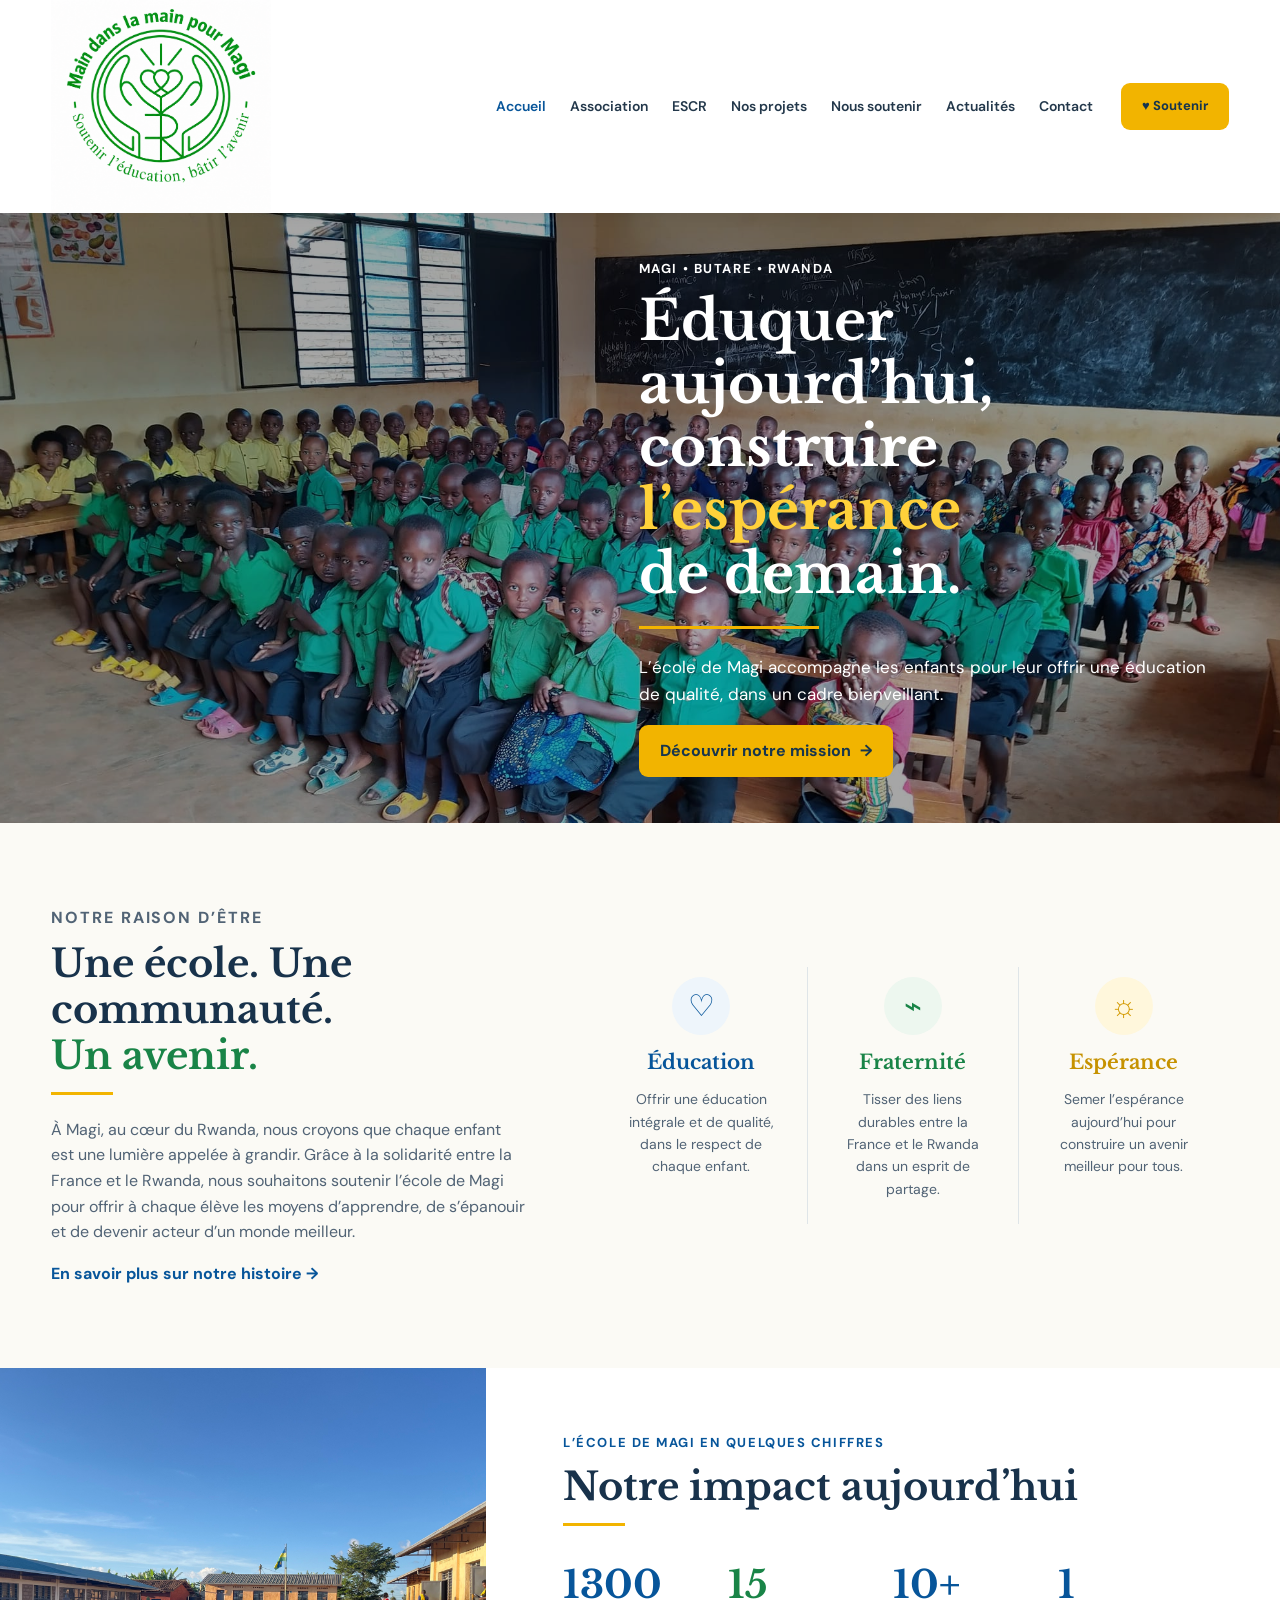
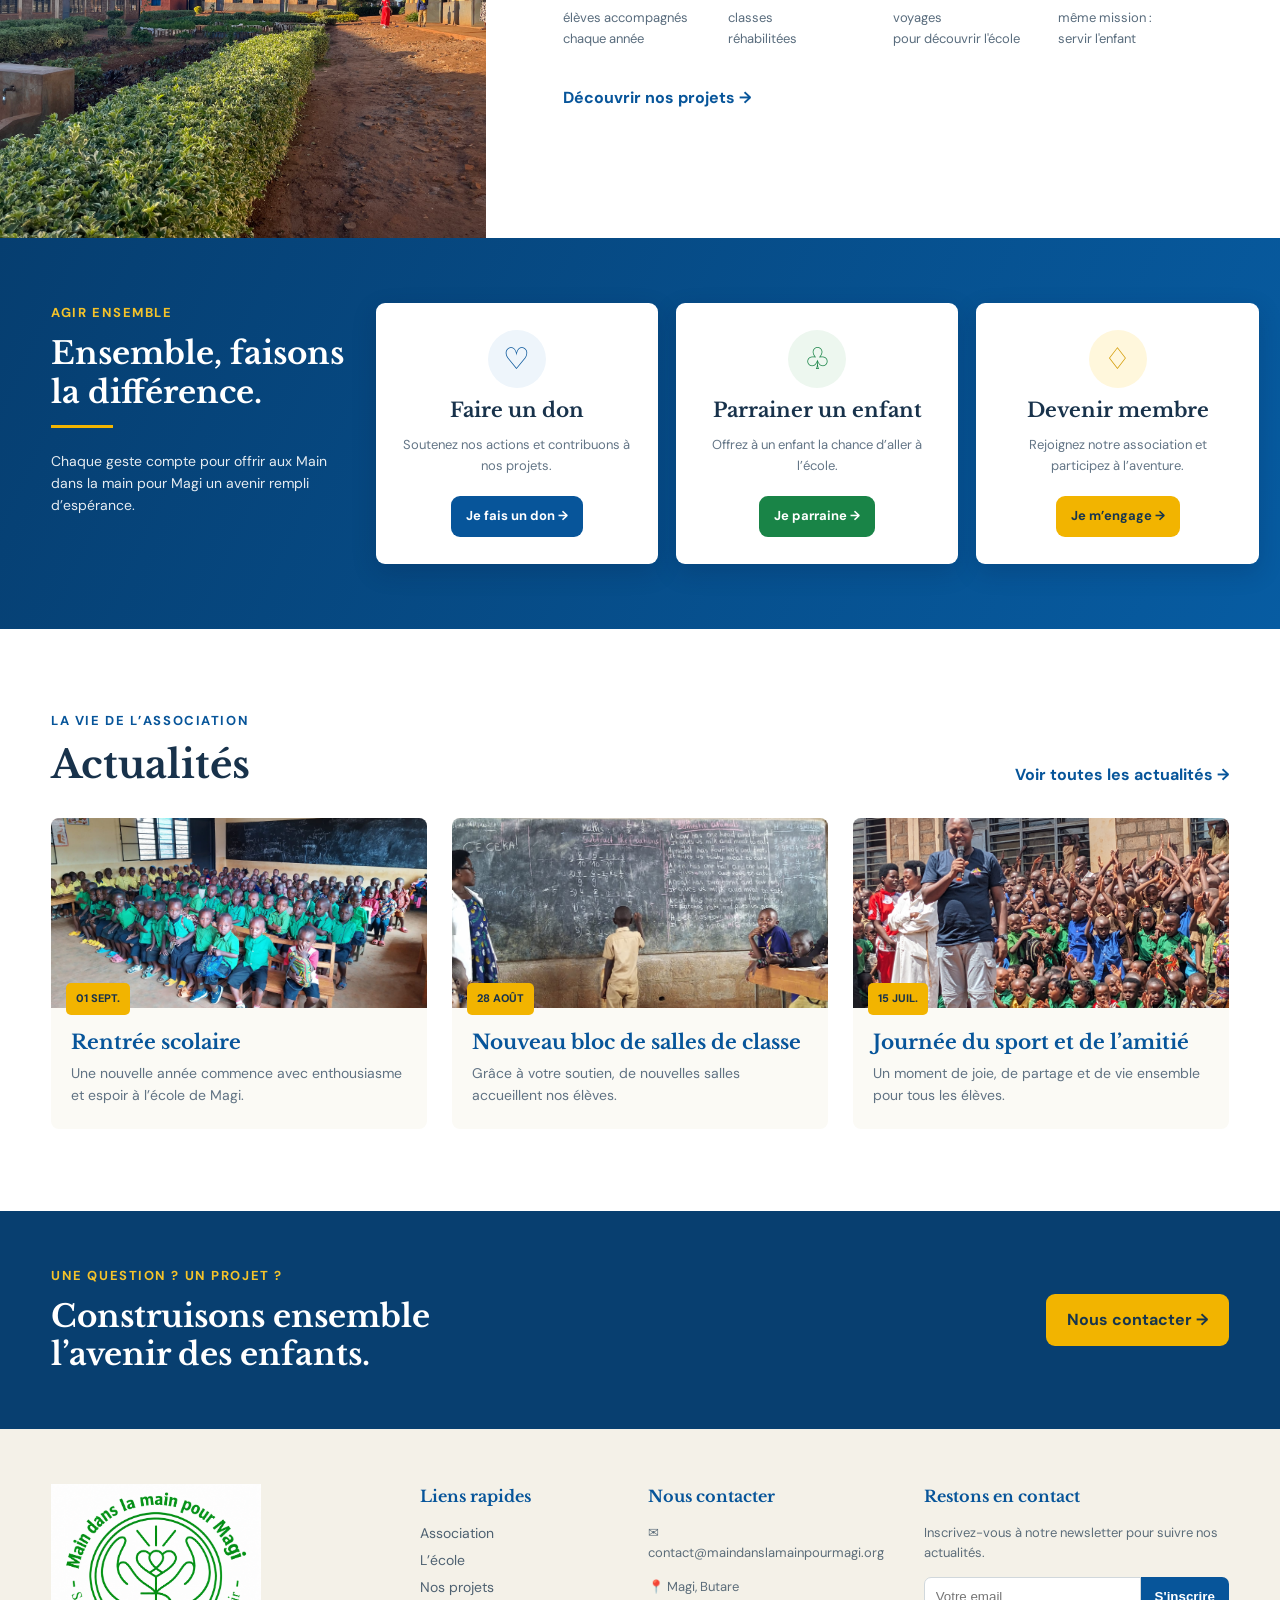
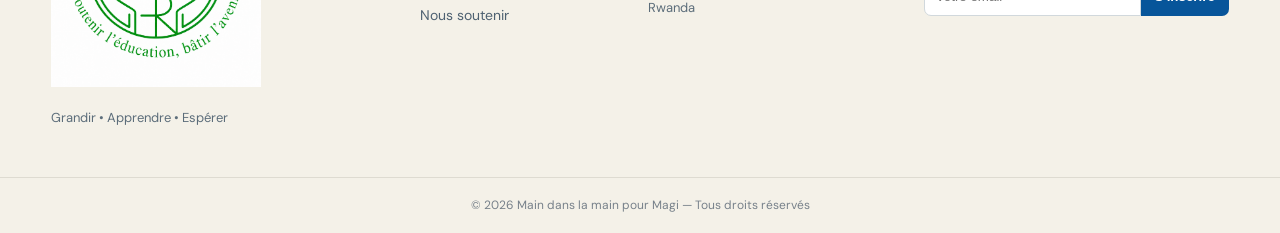
<file: index.html>
<!doctype html>
<html lang="fr">
<head>
  <meta charset="utf-8">
  <meta name="viewport" content="width=device-width, initial-scale=1">
  <meta name="description" content="Main dans la main pour Magi — Grandir, apprendre et espérer. Une école au cœur du Rwanda, portée par l'ESCR">
  <title>Main dans la main pour Magi — Grandir • Apprendre • Espérer</title>
  <link rel="stylesheet" href="style.css">
</head>
<body>
<header class="site-header">
  <div class="container nav-wrap">
    <a class="brand" href="#accueil" aria-label="Main dans la main pour Magi — accueil">
<img src="images/logo-magi.png" alt="Logo Main dans la main pour Magi">
    </a>
    <button class="menu-toggle" aria-label="Ouvrir le menu" aria-expanded="false">☰</button>
    <nav class="nav" aria-label="Navigation principale">
      <a class="active" href="#accueil">Accueil</a>
      <a href="association.html">Association</a>
      <a href="https://www.escr74.com/ecole-magi-rwanda-1220" target="_blank" rel="noopener noreferrer">ESCR</a>
      <a href="nos-projets.html">Nos projets</a>
      <a href="nous-soutenir.html">Nous soutenir</a>
      <a href="actualites.html">Actualités</a>
      <a href="contact.html">Contact</a>
    </nav>
    <a class="btn btn-gold nav-donate" href="nous-soutenir.html">♥ Soutenir</a>
  </div>
</header>

<main id="accueil">
  <section class="hero">
    <div class="hero-photo"></div>
    <div class="hero-overlay"></div>
    <div class="container hero-content">
      <div class="hero-copy">
        <p class="eyebrow">Magi • Butare • Rwanda</p>
        <h1>Éduquer aujourd’hui,<br>construire <span>l’espérance</span><br>de demain.</h1>
        <div class="gold-line"></div>
        <p>L’école de Magi accompagne les enfants pour leur offrir une éducation de qualité, dans un cadre bienveillant.</p>
        <a class="btn btn-gold" href="association.html">Découvrir notre mission <span>→</span></a>
      </div>
    </div>
  </section>

  <section id="histoire" class="section intro">
    <div class="container intro-grid">
      <div>
        <p class="section-kicker">Notre raison d’être</p>
        <h2>Une école. Une communauté.<br><span>Un avenir.</span></h2>
        <div class="gold-line small"></div>
        <p>À Magi, au cœur du Rwanda, nous croyons que chaque enfant est une lumière appelée à grandir. Grâce à la solidarité entre la France et le Rwanda, nous souhaitons soutenir l’école de Magi pour offrir à chaque élève les moyens d’apprendre, de s’épanouir et de devenir acteur d’un monde meilleur.</p>
        <a class="text-link" href="lecole.html">En savoir plus sur notre histoire →</a>
      </div>
      <div class="values">
        <article class="value">
          <div class="icon">♡</div>
          <h3>Éducation</h3>
          <p>Offrir une éducation intégrale et de qualité, dans le respect de chaque enfant.</p>
        </article>
        <article class="value">
          <div class="icon green">⌁</div>
          <h3>Fraternité</h3>
          <p>Tisser des liens durables entre la France et le Rwanda dans un esprit de partage.</p>
        </article>
        <article class="value">
          <div class="icon gold">☼</div>
          <h3>Espérance</h3>
          <p>Semer l’espérance aujourd’hui pour construire un avenir meilleur pour tous.</p>
        </article>
      </div>
    </div>
  </section>

  <section id="ecole" class="section impact">
    <div class="impact-photo"><img src="images/school.jpg" alt="Des élèves de l’école de Magi"></div>
    <div class="impact-content">
      <p class="section-kicker">L’école de Magi en quelques chiffres</p>
      <h2>Notre impact aujourd’hui</h2>
      <div class="gold-line small"></div>
      <div class="stats">
        <div><strong>1300</strong><span>élèves accompagnés<br>chaque année</span></div>
        <div><strong>15</strong><span>classes<br>réhabilitées</span></div>
        <div><strong>10+</strong><span>voyages<br>pour découvrir l'école</span></div>
        <div><strong>1</strong><span>même mission :<br>servir l'enfant</span></div>
      </div>
      <a class="text-link" href="nos-projets.html">Découvrir nos projets →</a>
    </div>
  </section>

  <section id="soutenir" class="support-band">
    <div class="container">
      <div class="support-intro">
        <p class="section-kicker light">Agir ensemble</p>
        <h2>Ensemble, faisons<br>la différence.</h2>
        <div class="gold-line small"></div>
        <p>Chaque geste compte pour offrir aux Main dans la main pour Magi un avenir rempli d’espérance.</p>
      </div>
      <div class="support-cards">
        <article class="support-card">
          <div class="card-icon blue">♡</div>
          <h3>Faire un don</h3>
          <p>Soutenez nos actions et contribuons à nos projets.</p>
          <a class="btn btn-blue" href="contact.html">Je fais un don →</a>
        </article>
        <article class="support-card">
          <div class="card-icon green">♧</div>
          <h3>Parrainer un enfant</h3>
          <p>Offrez à un enfant la chance d’aller à l’école.</p>
          <a class="btn btn-green" href="contact.html">Je parraine →</a>
        </article>
        <article class="support-card">
          <div class="card-icon gold">♢</div>
          <h3>Devenir membre</h3>
          <p>Rejoignez notre association et participez à l’aventure.</p>
          <a class="btn btn-gold" href="contact.html">Je m’engage →</a>
        </article>
      </div>
    </div>
  </section>

  <section id="actualites" class="section news">
    <div class="container">
      <div class="section-head">
        <div>
          <p class="section-kicker">La vie de l’association</p>
          <h2>Actualités</h2>
        </div>
        <a class="text-link" href="actualites.html">Voir toutes les actualités →</a>
      </div>
      <div class="news-grid">
        <article class="news-card">
          <img src="images/news-1.jpg" alt="Élèves en classe">
          <div class="date">01 SEPT.</div>
          <div class="news-body"><h3>Rentrée scolaire</h3><p>Une nouvelle année commence avec enthousiasme et espoir à l’école de Magi.</p></div>
        </article>
        <article class="news-card">
          <img src="images/news-2.jpg" alt="Bâtiment de ESCR">
          <div class="date">28 AOÛT</div>
          <div class="news-body"><h3>Nouveau bloc de salles de classe</h3><p>Grâce à votre soutien, de nouvelles salles accueillent nos élèves.</p></div>
        </article>
        <article class="news-card">
          <img src="images/news-3.jpg" alt="Élèves de ESCR">
          <div class="date">15 JUIL.</div>
          <div class="news-body"><h3>Journée du sport et de l’amitié</h3><p>Un moment de joie, de partage et de vie ensemble pour tous les élèves.</p></div>
        </article>
      </div>
    </div>
  </section>

  <section id="contact" class="contact-cta">
    <div class="container contact-grid">
      <div>
        <p class="section-kicker light">Une question ? Un projet ?</p>
        <h2>Construisons ensemble<br>l’avenir des enfants.</h2>
      </div>
      <a class="btn btn-gold" href="mailto:contact@maindanslamainpourmagi.org">Nous contacter →</a>
    </div>
  </section>
</main>

<footer class="footer">
  <div class="container footer-grid">
    <div>
      <img class="footer-logo" src="images/logo-magi.png" alt="Main dans la main pour Magi">
      <p>Grandir • Apprendre • Espérer</p>
    </div>
    <div><h4>Liens rapides</h4><a href="association.html">Association</a><a href="https://www.escr74.com/ecole-magi-rwanda-1220" target="_blank" rel="noopener noreferrer">L’école</a><a href="nos-projets.html">Nos projets</a><a href="nous-soutenir.html">Nous soutenir</a></div>
    <div><h4>Nous contacter</h4><p>✉ contact@maindanslamainpourmagi.org</p><p>📍 Magi, Butare<br>Rwanda</p></div>
    <div><h4>Restons en contact</h4><p>Inscrivez-vous à notre newsletter pour suivre nos actualités.</p><form onsubmit="return false"><input type="email" placeholder="Votre email" aria-label="Votre email"><button class="btn btn-blue">S'inscrire</button></form></div>
  </div>
  <div class="copyright">© 2026 Main dans la main pour Magi — Tous droits réservés</div>
</footer>

<script>
const toggle = document.querySelector('.menu-toggle');
const nav = document.querySelector('.nav');
toggle.addEventListener('click', () => {
  const open = nav.classList.toggle('open');
  toggle.setAttribute('aria-expanded', open);
});
document.querySelectorAll('.nav a').forEach(a => a.addEventListener('click', () => nav.classList.remove('open')));
</script>
</body>
</html>
</file>
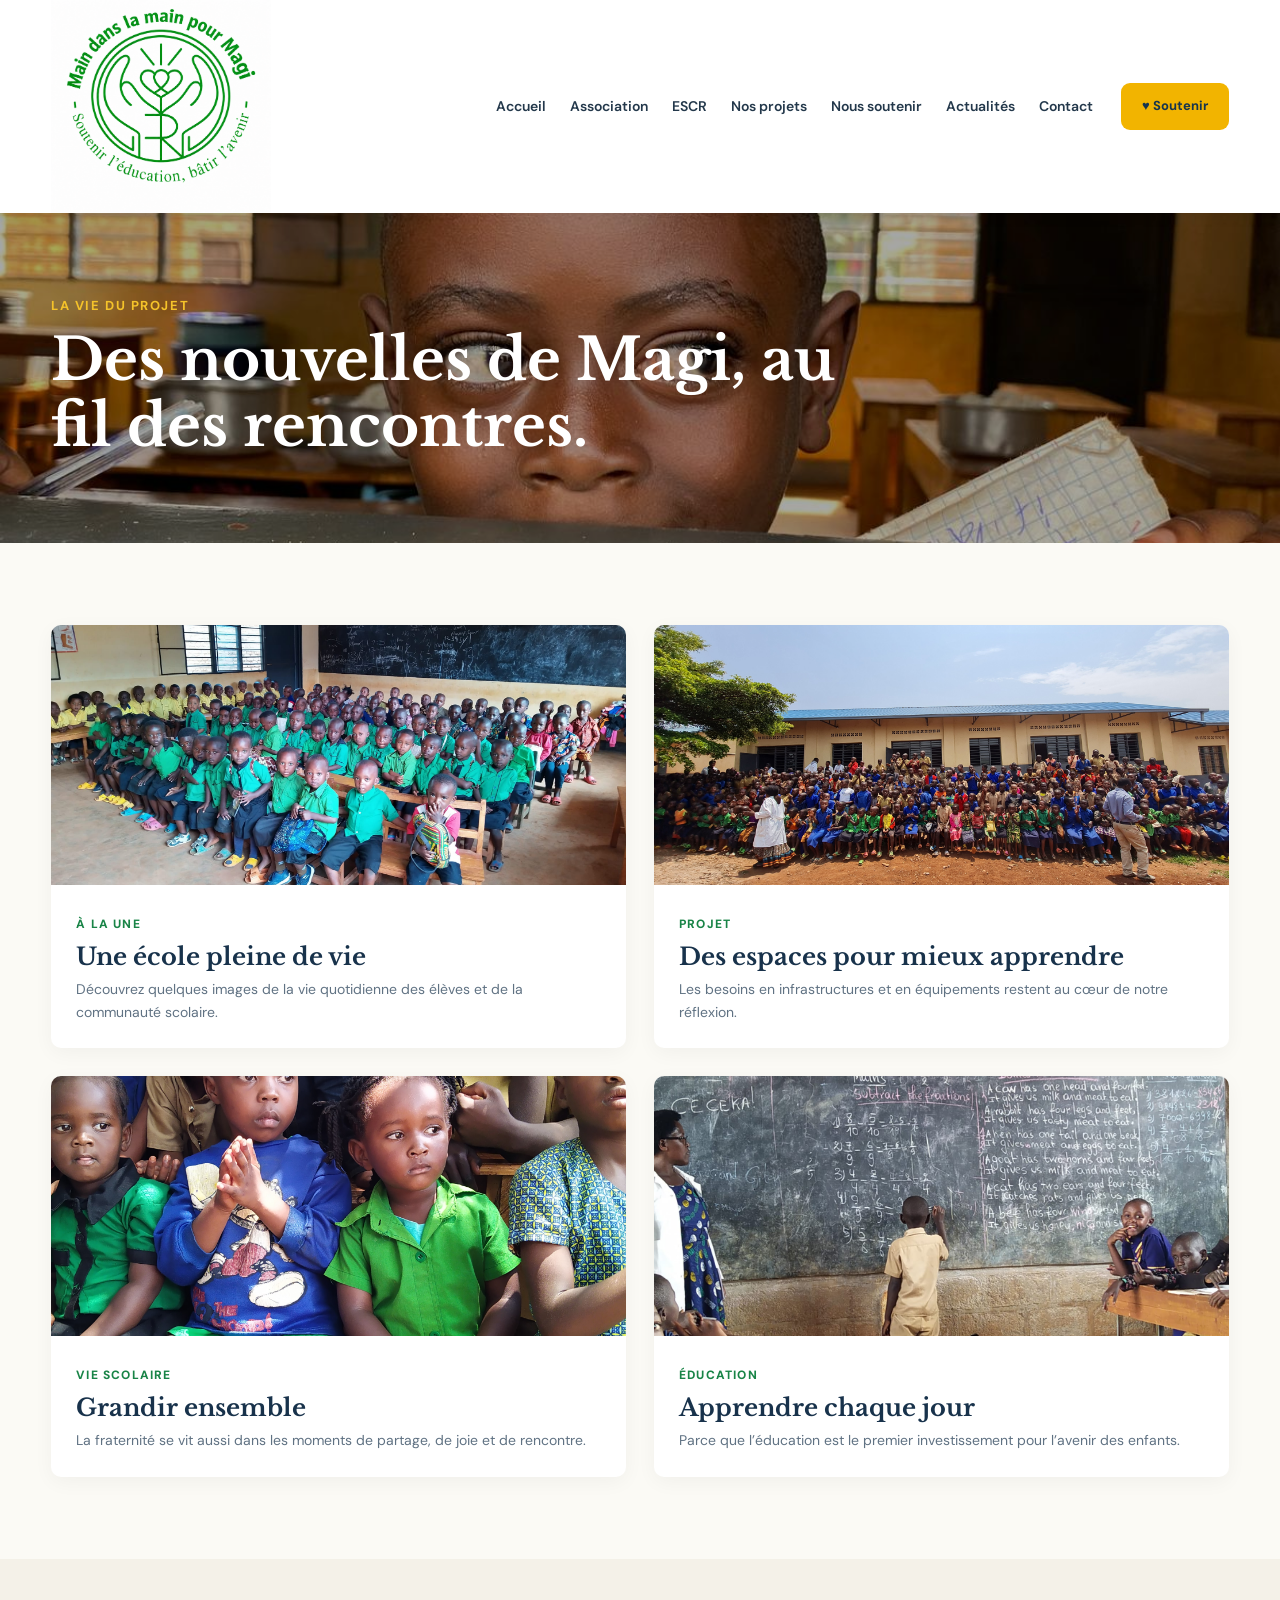
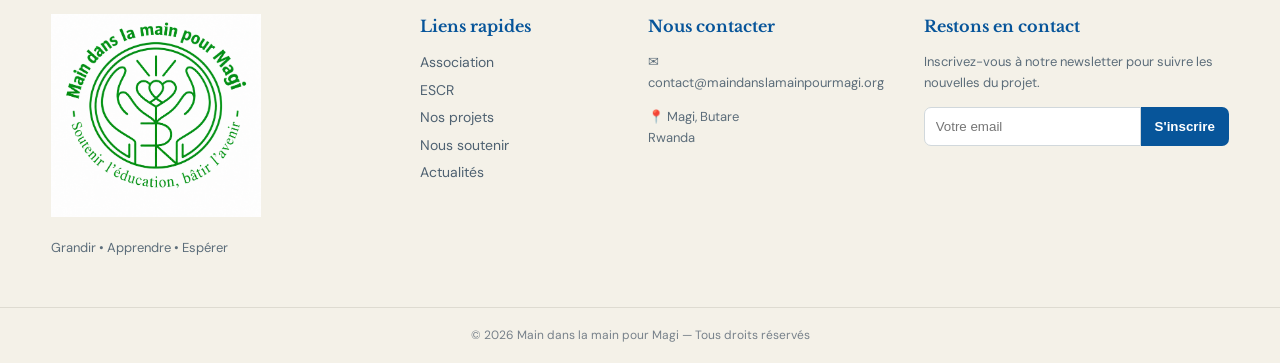
<file: actualites.html>
<!doctype html><html lang="fr"><head><meta charset="utf-8"><meta name="viewport" content="width=device-width, initial-scale=1"><meta name="description" content="Actualités — Main dans la main pour Magi"><title>Actualités — Main dans la main pour Magi</title><link rel="stylesheet" href="style.css"><link rel="stylesheet" href="pages.css"></head><body><header class="site-header"><div class="container nav-wrap">
<a class="brand" href="index.html"><img src="images/logo-magi.png" alt="Logo Main dans la main pour Magi"></a>
<button class="menu-toggle" aria-label="Ouvrir le menu" aria-expanded="false">☰</button>
<nav class="nav" aria-label="Navigation principale">
<a href="index.html">Accueil</a><a href="association.html">Association</a><a href="https://www.escr74.com/ecole-magi-rwanda-1220" target="_blank" rel="noopener noreferrer">ESCR</a><a href="nos-projets.html">Nos projets</a><a href="nous-soutenir.html">Nous soutenir</a><a href="actualites.html">Actualités</a><a href="contact.html">Contact</a>
</nav><a class="btn btn-gold nav-donate" href="nous-soutenir.html">♥ Soutenir</a></div></header><main>
<section class="page-hero"><img src="images/1_janvier.jpg" alt="actualités"><div class="page-hero-overlay"></div><div class="container page-hero-content"><p class="section-kicker light">La vie du projet</p><h1>Des nouvelles de Magi, au fil des rencontres.</h1></div></section><section class="section"><div class="container"><div class="news-grid"><article class="news-card"><img src="images/hero.jpg" alt="Élèves réunis"><div class="news-body"><span class="news-meta">À la une</span><h2>Une école pleine de vie</h2><p>Découvrez quelques images de la vie quotidienne des élèves et de la communauté scolaire.</p></div></article><article class="news-card"><img src="images/building.jpg" alt="Bâtiments scolaires"><div class="news-body"><span class="news-meta">Projet</span><h2>Des espaces pour mieux apprendre</h2><p>Les besoins en infrastructures et en équipements restent au cœur de notre réflexion.</p></div></article><article class="news-card"><img src="images/children.jpg" alt="Enfants de l’école"><div class="news-body"><span class="news-meta">Vie scolaire</span><h2>Grandir ensemble</h2><p>La fraternité se vit aussi dans les moments de partage, de joie et de rencontre.</p></div></article><article class="news-card"><img src="images/blackboard.jpg" alt="Enseignement en classe"><div class="news-body"><span class="news-meta">Éducation</span><h2>Apprendre chaque jour</h2><p>Parce que l’éducation est le premier investissement pour l’avenir des enfants.</p></div></article></div></div></section></main><footer class="footer"><div class="container footer-grid">
<div><img class="footer-logo" src="images/logo-magi.png" alt="Main dans la main pour Magi"><p>Grandir • Apprendre • Espérer</p></div>
<div><h4>Liens rapides</h4><a href="association.html">Association</a><a href="https://www.escr74.com/ecole-magi-rwanda-1220" target="_blank" rel="noopener noreferrer">ESCR</a><a href="nos-projets.html">Nos projets</a><a href="nous-soutenir.html">Nous soutenir</a><a href="actualites.html">Actualités</a></div>
<div><h4>Nous contacter</h4><p>✉ contact@maindanslamainpourmagi.org</p><p>📍 Magi, Butare<br>Rwanda</p></div>
<div><h4>Restons en contact</h4><p>Inscrivez-vous à notre newsletter pour suivre les nouvelles du projet.</p><form onsubmit="return false"><input type="email" placeholder="Votre email" aria-label="Votre email"><button class="btn btn-blue">S'inscrire</button></form></div>
</div><div class="copyright">© 2026 Main dans la main pour Magi — Tous droits réservés</div></footer>
<script>const toggle=document.querySelector('.menu-toggle'),nav=document.querySelector('.nav');toggle.addEventListener('click',()=>{const open=nav.classList.toggle('open');toggle.setAttribute('aria-expanded',open)});document.querySelectorAll('.nav a').forEach(a=>a.addEventListener('click',()=>nav.classList.remove('open')));</script></body></html>
</file>
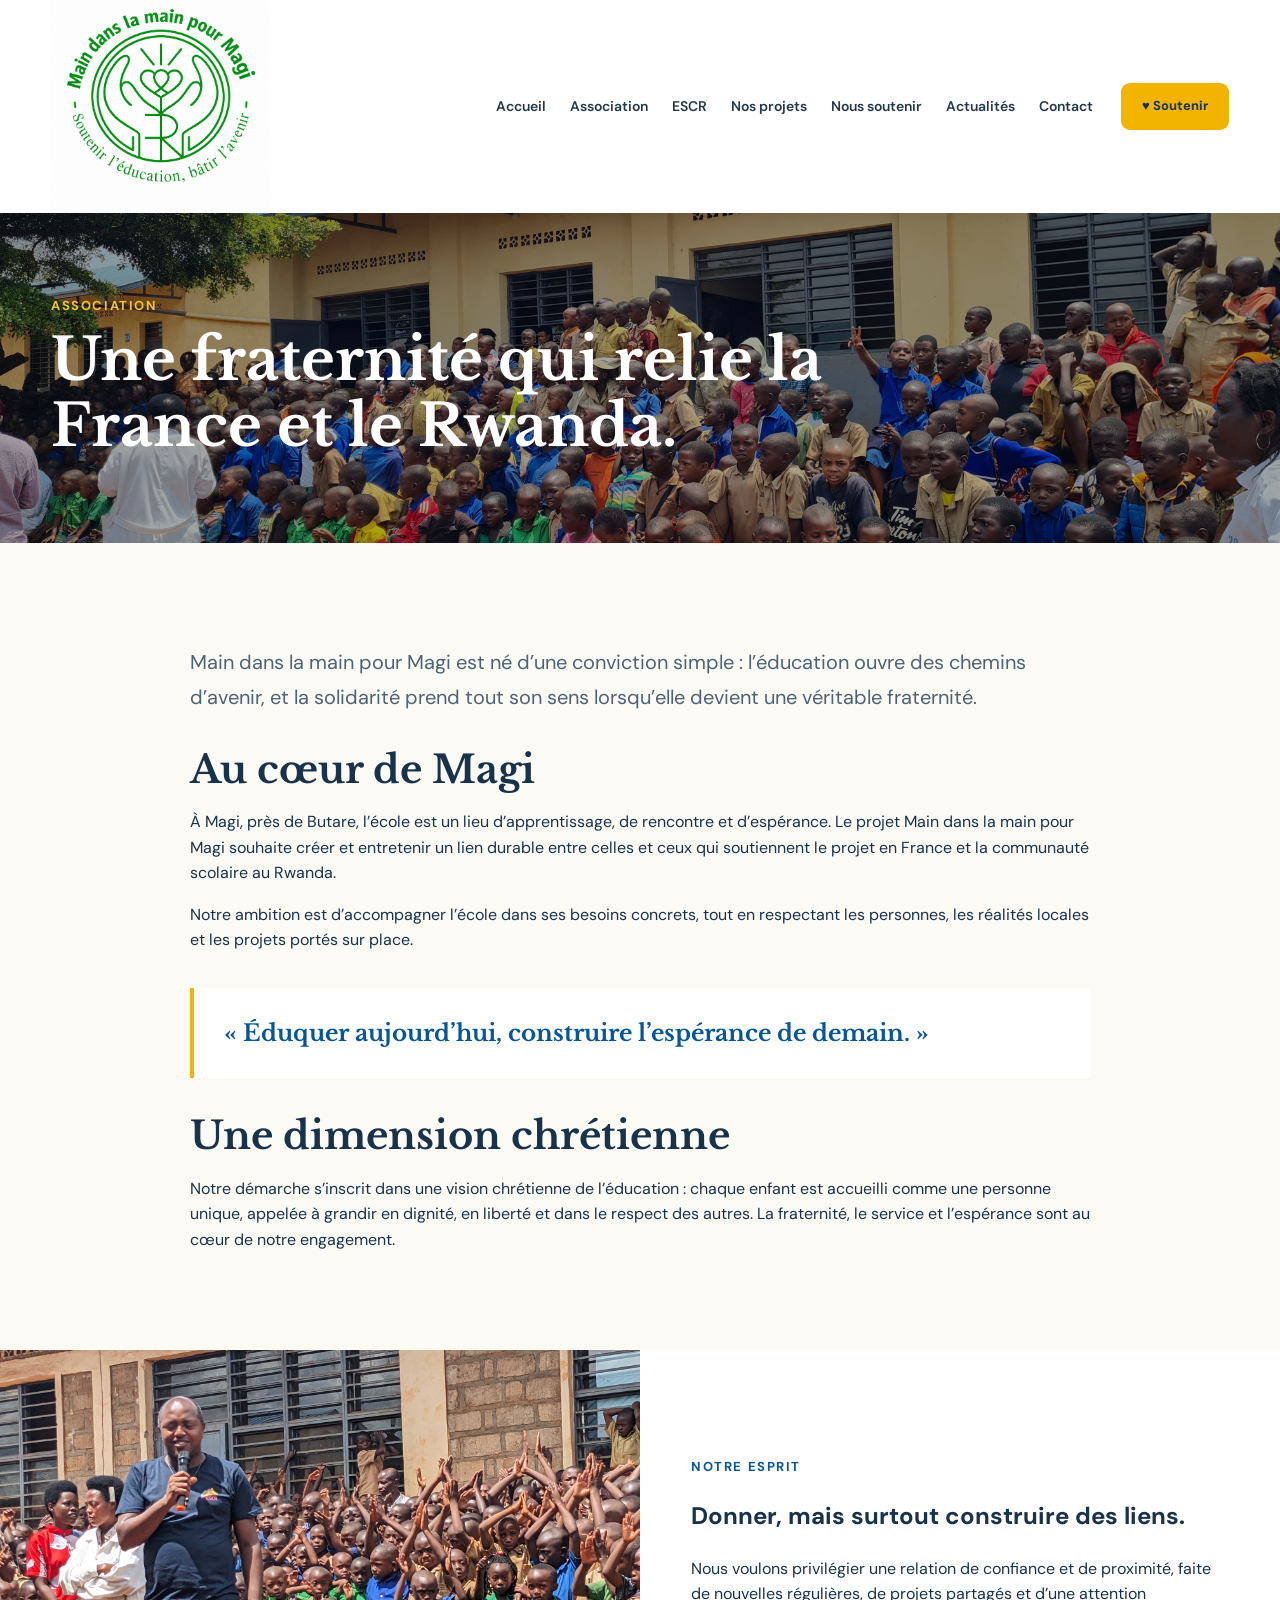
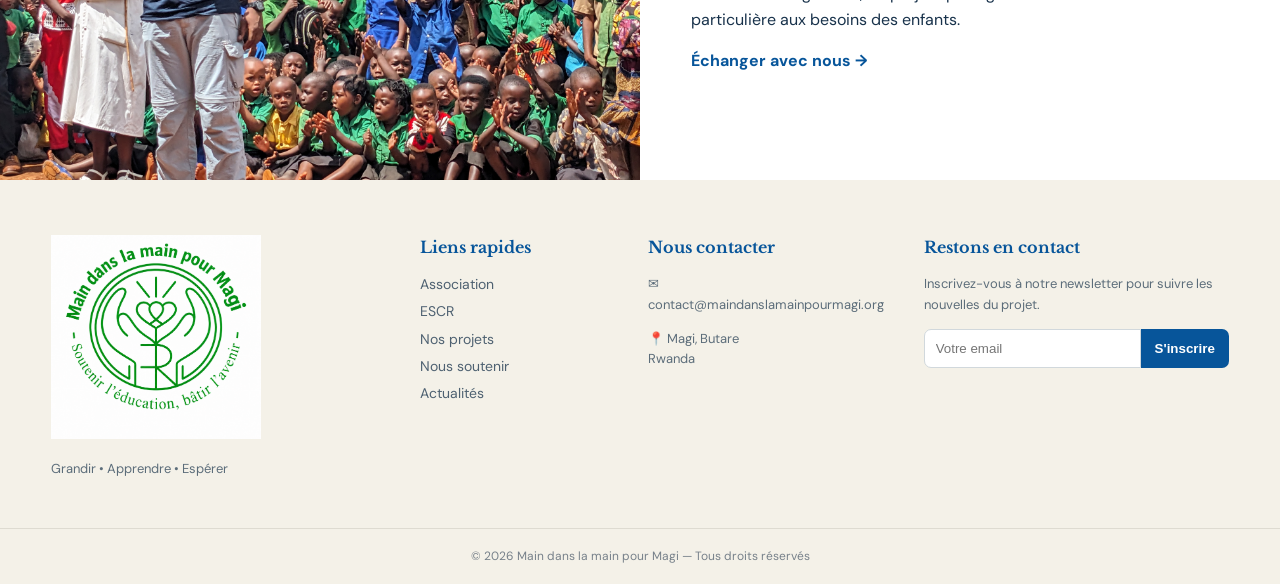
<file: association.html>
<!doctype html><html lang="fr"><head><meta charset="utf-8"><meta name="viewport" content="width=device-width, initial-scale=1"><meta name="description" content="Notre histoire — Main dans la main pour Magi"><title>Notre histoire — Main dans la main pour Magi</title><link rel="stylesheet" href="style.css"><link rel="stylesheet" href="pages.css"></head><body><header class="site-header"><div class="container nav-wrap">
<a class="brand" href="index.html"><img src="images/logo-magi.png" alt="Logo Main dans la main pour Magi"></a>
<button class="menu-toggle" aria-label="Ouvrir le menu" aria-expanded="false">☰</button>
<nav class="nav" aria-label="Navigation principale">
<a href="index.html">Accueil</a><a href="association.html">Association</a><a href="https://www.escr74.com/ecole-magi-rwanda-1220" target="_blank" rel="noopener noreferrer">ESCR</a><a href="nos-projets.html">Nos projets</a><a href="nous-soutenir.html">Nous soutenir</a><a href="actualites.html">Actualités</a><a href="contact.html">Contact</a>
</nav><a class="btn btn-gold nav-donate" href="nous-soutenir.html">♥ Soutenir</a></div></header><main>
<section class="page-hero"><img src="images/group.jpg" alt=""><div class="page-hero-overlay"></div><div class="container page-hero-content"><p class="section-kicker light">Association</p><h1>Une fraternité qui relie la France et le Rwanda.</h1></div></section><section class="section"><div class="container narrow"><p class="lead">Main dans la main pour Magi est né d’une conviction simple : l’éducation ouvre des chemins d’avenir, et la solidarité prend tout son sens lorsqu’elle devient une véritable fraternité.</p><h2>Au cœur de Magi</h2><p>À Magi, près de Butare, l’école est un lieu d’apprentissage, de rencontre et d’espérance. Le projet Main dans la main pour Magi souhaite créer et entretenir un lien durable entre celles et ceux qui soutiennent le projet en France et la communauté scolaire au Rwanda.</p><p>Notre ambition est d’accompagner l’école dans ses besoins concrets, tout en respectant les personnes, les réalités locales et les projets portés sur place.</p><div class="quote">« Éduquer aujourd’hui, construire l’espérance de demain. »</div><h2>Une dimension chrétienne</h2><p>Notre démarche s’inscrit dans une vision chrétienne de l’éducation : chaque enfant est accueilli comme une personne unique, appelée à grandir en dignité, en liberté et dans le respect des autres. La fraternité, le service et l’espérance sont au cœur de notre engagement.</p></div></section><section class="image-split"><img src="images/activity.jpg" alt="Enfants réunis à Magi"><div><p class="section-kicker">Notre esprit</p><h2>Donner, mais surtout construire des liens.</h2><p>Nous voulons privilégier une relation de confiance et de proximité, faite de nouvelles régulières, de projets partagés et d’une attention particulière aux besoins des enfants.</p><a class="text-link" href="contact.html">Échanger avec nous →</a></div></section></main><footer class="footer"><div class="container footer-grid">
<div><img class="footer-logo" src="images/logo-magi.png" alt="Main dans la main pour Magi"><p>Grandir • Apprendre • Espérer</p></div>
<div><h4>Liens rapides</h4><a href="association.html">Association</a><a href="https://www.escr74.com/ecole-magi-rwanda-1220" target="_blank" rel="noopener noreferrer">ESCR</a><a href="nos-projets.html">Nos projets</a><a href="nous-soutenir.html">Nous soutenir</a><a href="actualites.html">Actualités</a></div>
<div><h4>Nous contacter</h4><p>✉ contact@maindanslamainpourmagi.org</p><p>📍 Magi, Butare<br>Rwanda</p></div>
<div><h4>Restons en contact</h4><p>Inscrivez-vous à notre newsletter pour suivre les nouvelles du projet.</p><form onsubmit="return false"><input type="email" placeholder="Votre email" aria-label="Votre email"><button class="btn btn-blue">S'inscrire</button></form></div>
</div><div class="copyright">© 2026 Main dans la main pour Magi — Tous droits réservés</div></footer>
<script>const toggle=document.querySelector('.menu-toggle'),nav=document.querySelector('.nav');toggle.addEventListener('click',()=>{const open=nav.classList.toggle('open');toggle.setAttribute('aria-expanded',open)});document.querySelectorAll('.nav a').forEach(a=>a.addEventListener('click',()=>nav.classList.remove('open')));</script></body></html>
</file>
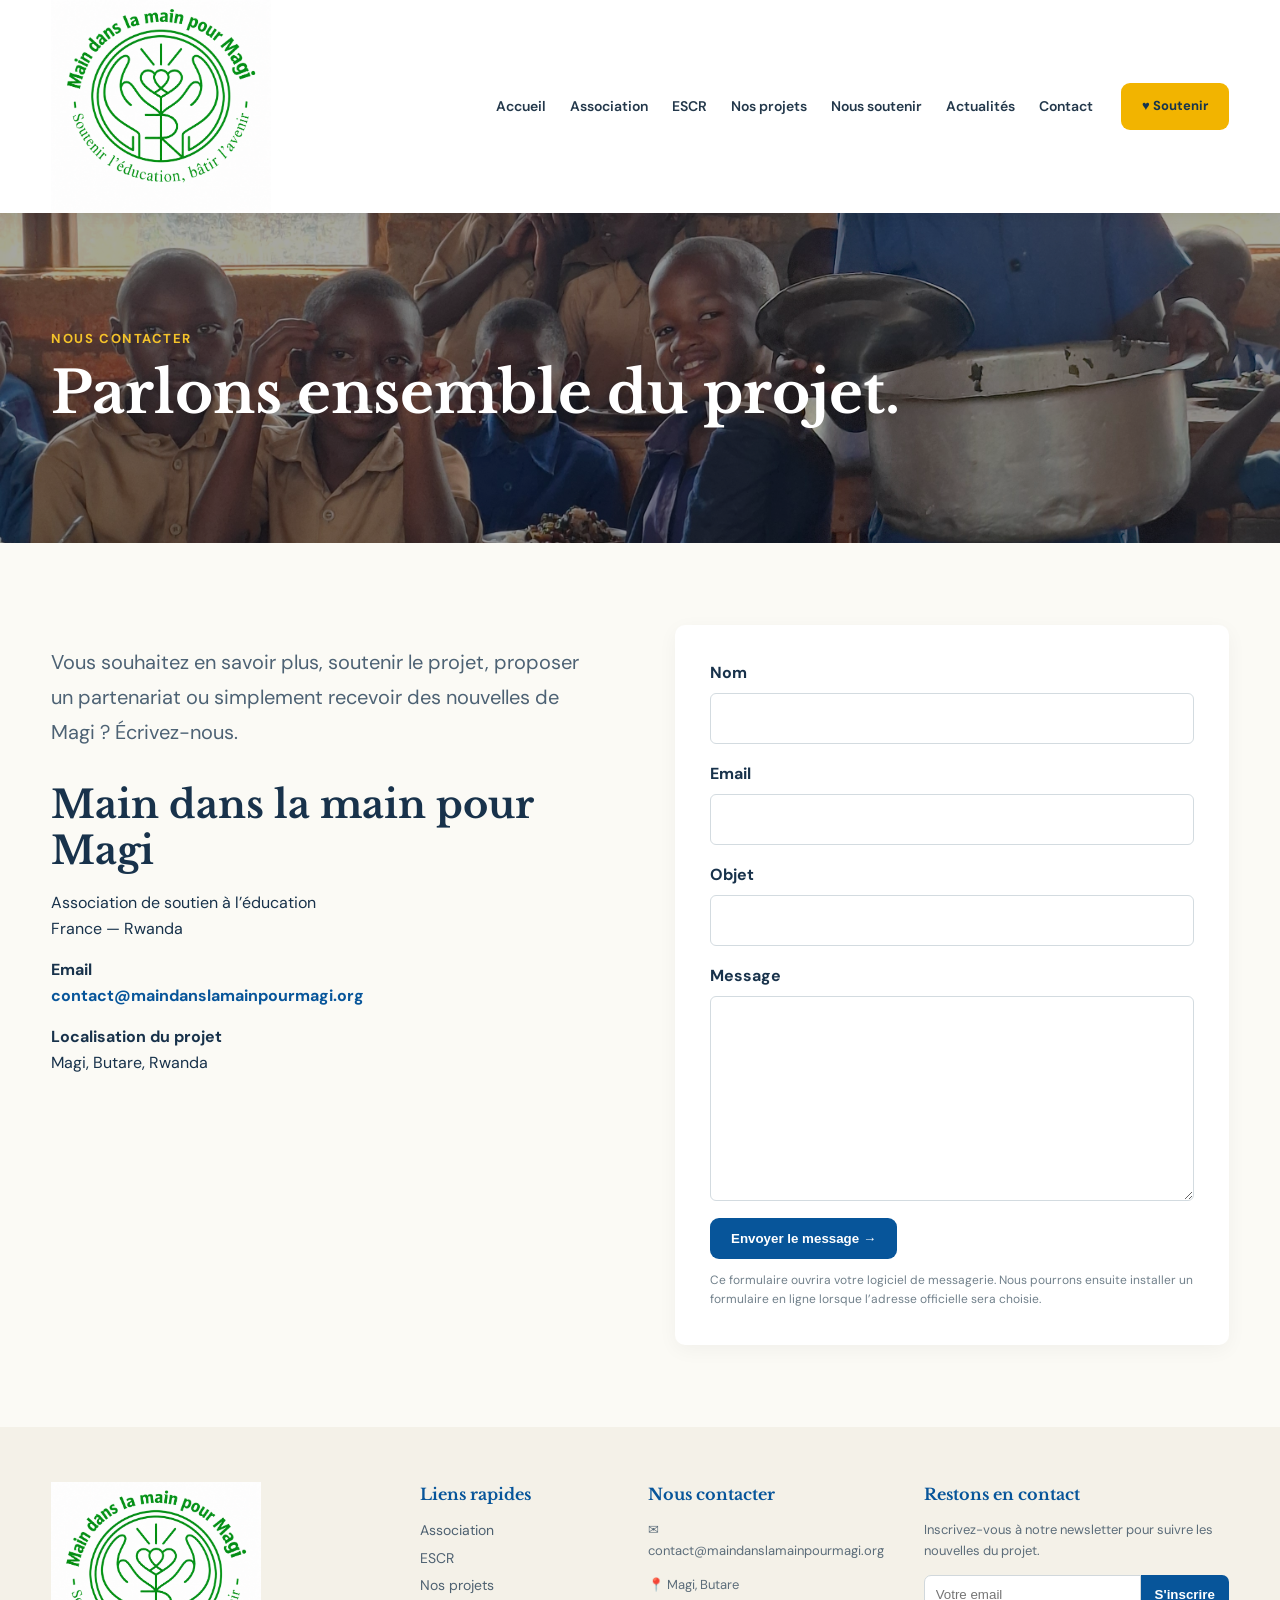
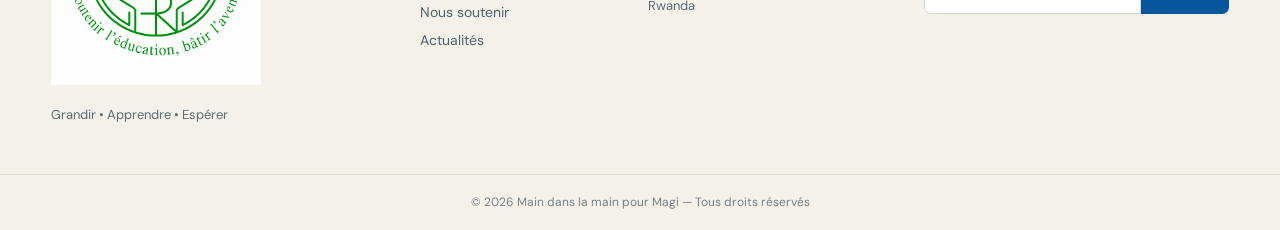
<file: contact.html>
<!doctype html><html lang="fr"><head><meta charset="utf-8"><meta name="viewport" content="width=device-width, initial-scale=1"><meta name="description" content="Contact — Main dans la main pour Magi"><title>Contact — Main dans la main pour Magi</title><link rel="stylesheet" href="style.css"><link rel="stylesheet" href="pages.css"></head><body><header class="site-header"><div class="container nav-wrap">
<a class="brand" href="index.html"><img src="images/logo-magi.png" alt="Logo Main dans la main pour Magi"></a>
<button class="menu-toggle" aria-label="Ouvrir le menu" aria-expanded="false">☰</button>
<nav class="nav" aria-label="Navigation principale">
<a href="index.html">Accueil</a><a href="association.html">Association</a><a href="https://www.escr74.com/ecole-magi-rwanda-1220" target="_blank" rel="noopener noreferrer">ESCR</a><a href="nos-projets.html">Nos projets</a><a href="nous-soutenir.html">Nous soutenir</a><a href="actualites.html">Actualités</a><a href="contact.html">Contact</a>
</nav><a class="btn btn-gold nav-donate" href="nous-soutenir.html">♥ Soutenir</a></div></header><main>
<section class="page-hero"><img src="images/cover.jpg" alt=""><div class="page-hero-overlay"></div><div class="container page-hero-content"><p class="section-kicker light">Nous contacter</p><h1>Parlons ensemble du projet.</h1></div></section><section class="section"><div class="container contact-page"><div><p class="lead">Vous souhaitez en savoir plus, soutenir le projet, proposer un partenariat ou simplement recevoir des nouvelles de Magi ? Écrivez-nous.</p><h2>Main dans la main pour Magi</h2><p>Association de soutien à l’éducation<br>France — Rwanda</p><p><strong>Email</strong><br><a class="text-link" href="mailto:contact@maindanslamainpourmagi.org">contact@maindanslamainpourmagi.org</a></p><p><strong>Localisation du projet</strong><br>Magi, Butare, Rwanda</p></div><form class="contact-form" action="mailto:contact@maindanslamainpourmagi.org" method="post" enctype="text/plain"><label>Nom<input name="nom" required></label><label>Email<input type="email" name="email" required></label><label>Objet<input name="objet"></label><label>Message<textarea name="message" rows="7" required></textarea></label><button class="btn btn-blue" type="submit">Envoyer le message →</button><p class="form-note">Ce formulaire ouvrira votre logiciel de messagerie. Nous pourrons ensuite installer un formulaire en ligne lorsque l’adresse officielle sera choisie.</p></form></div></section></main><footer class="footer"><div class="container footer-grid">
<div><img class="footer-logo" src="images/logo-magi.png" alt="Main dans la main pour Magi"><p>Grandir • Apprendre • Espérer</p></div>
<div><h4>Liens rapides</h4><a href="association.html">Association</a><a href="https://www.escr74.com/ecole-magi-rwanda-1220" target="_blank" rel="noopener noreferrer">ESCR</a><a href="nos-projets.html">Nos projets</a><a href="nous-soutenir.html">Nous soutenir</a><a href="actualites.html">Actualités</a></div>
<div><h4>Nous contacter</h4><p>✉ contact@maindanslamainpourmagi.org</p><p>📍 Magi, Butare<br>Rwanda</p></div>
<div><h4>Restons en contact</h4><p>Inscrivez-vous à notre newsletter pour suivre les nouvelles du projet.</p><form onsubmit="return false"><input type="email" placeholder="Votre email" aria-label="Votre email"><button class="btn btn-blue">S'inscrire</button></form></div>
</div><div class="copyright">© 2026 Main dans la main pour Magi — Tous droits réservés</div></footer>
<script>const toggle=document.querySelector('.menu-toggle'),nav=document.querySelector('.nav');toggle.addEventListener('click',()=>{const open=nav.classList.toggle('open');toggle.setAttribute('aria-expanded',open)});document.querySelectorAll('.nav a').forEach(a=>a.addEventListener('click',()=>nav.classList.remove('open')));</script></body></html>
</file>
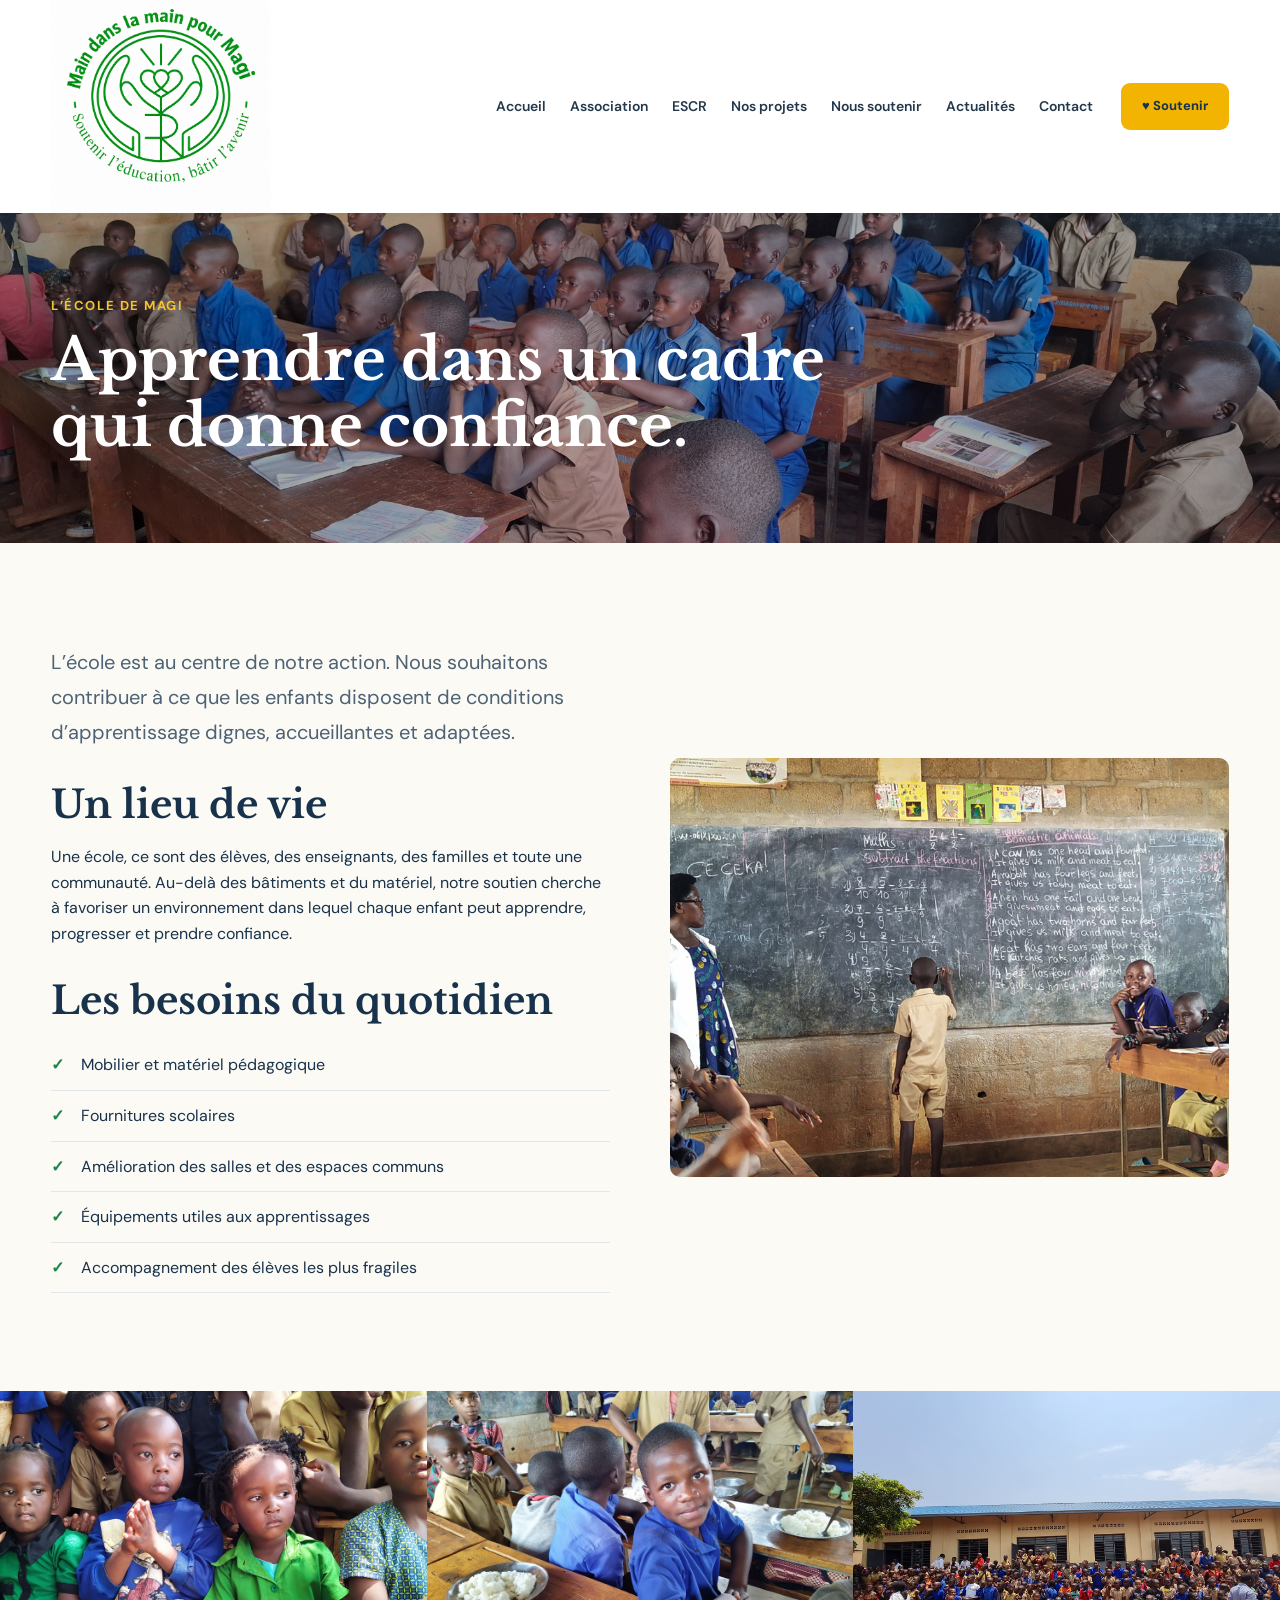
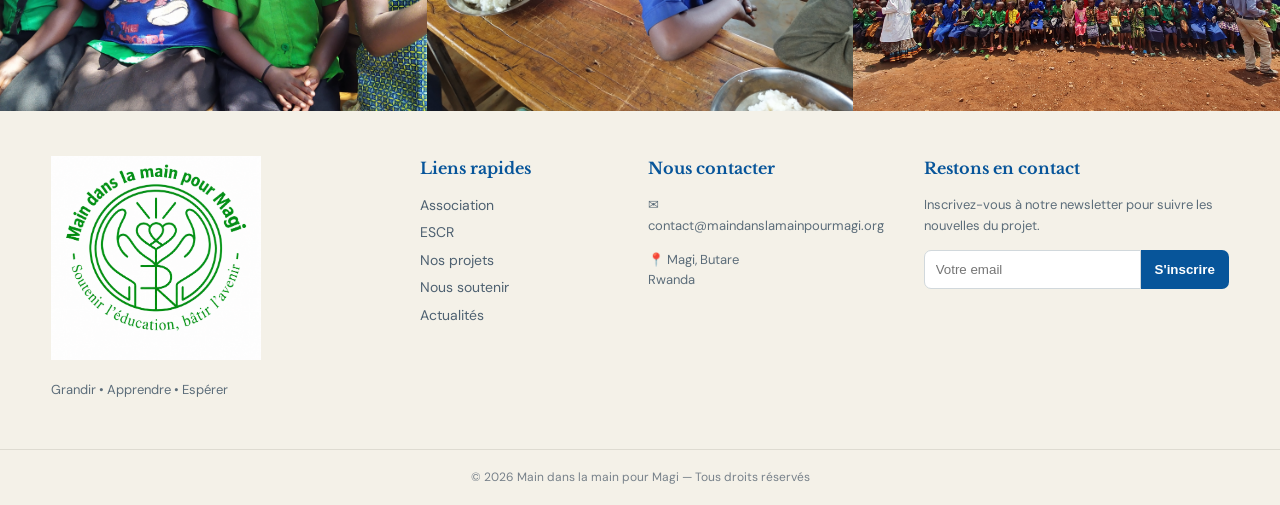
<file: lecole.html>
<!doctype html><html lang="fr"><head><meta charset="utf-8"><meta name="viewport" content="width=device-width, initial-scale=1"><meta name="description" content="ESCR — Main dans la main pour Magi"><title>ESCR — Main dans la main pour Magi</title><link rel="stylesheet" href="style.css"><link rel="stylesheet" href="pages.css"></head><body><header class="site-header"><div class="container nav-wrap">
<a class="brand" href="index.html"><img src="images/logo-magi.png" alt="Logo Main dans la main pour Magi"></a>
<button class="menu-toggle" aria-label="Ouvrir le menu" aria-expanded="false">☰</button>
<nav class="nav" aria-label="Navigation principale">
<a href="index.html">Accueil</a><a href="association.html">Association</a><a href="https://www.escr74.com/ecole-magi-rwanda-1220" target="_blank" rel="noopener noreferrer">ESCR</a><a href="nos-projets.html">Nos projets</a><a href="nous-soutenir.html">Nous soutenir</a><a href="actualites.html">Actualités</a><a href="contact.html">Contact</a>
</nav><a class="btn btn-gold nav-donate" href="nous-soutenir.html">♥ Soutenir</a></div></header><main>
<section class="page-hero"><img src="images/classroom.jpg" alt=""><div class="page-hero-overlay"></div><div class="container page-hero-content"><p class="section-kicker light">L’école de Magi</p><h1>Apprendre dans un cadre qui donne confiance.</h1></div></section><section class="section"><div class="container"><div class="two-col"><div><p class="lead">L’école est au centre de notre action. Nous souhaitons contribuer à ce que les enfants disposent de conditions d’apprentissage dignes, accueillantes et adaptées.</p><h2>Un lieu de vie</h2><p>Une école, ce sont des élèves, des enseignants, des familles et toute une communauté. Au-delà des bâtiments et du matériel, notre soutien cherche à favoriser un environnement dans lequel chaque enfant peut apprendre, progresser et prendre confiance.</p><h2>Les besoins du quotidien</h2><ul class="check-list"><li>Mobilier et matériel pédagogique</li><li>Fournitures scolaires</li><li>Amélioration des salles et des espaces communs</li><li>Équipements utiles aux apprentissages</li><li>Accompagnement des élèves les plus fragiles</li></ul></div><img class="rounded-photo" src="images/blackboard.jpg" alt="Cours dans une classe de Magi"></div></div></section><section class="gallery-strip"><img src="images/children.jpg" alt="Élèves de Magi"><img src="images/meal.jpg" alt="Moment de repas à l’école"><img src="images/building.jpg" alt="Bâtiment scolaire à Magi"></section></main><footer class="footer"><div class="container footer-grid">
<div><img class="footer-logo" src="images/logo-magi.png" alt="Main dans la main pour Magi"><p>Grandir • Apprendre • Espérer</p></div>
<div><h4>Liens rapides</h4><a href="association.html">Association</a><a href="https://www.escr74.com/ecole-magi-rwanda-1220" target="_blank" rel="noopener noreferrer">ESCR</a><a href="nos-projets.html">Nos projets</a><a href="nous-soutenir.html">Nous soutenir</a><a href="actualites.html">Actualités</a></div>
<div><h4>Nous contacter</h4><p>✉ contact@maindanslamainpourmagi.org</p><p>📍 Magi, Butare<br>Rwanda</p></div>
<div><h4>Restons en contact</h4><p>Inscrivez-vous à notre newsletter pour suivre les nouvelles du projet.</p><form onsubmit="return false"><input type="email" placeholder="Votre email" aria-label="Votre email"><button class="btn btn-blue">S'inscrire</button></form></div>
</div><div class="copyright">© 2026 Main dans la main pour Magi — Tous droits réservés</div></footer>
<script>const toggle=document.querySelector('.menu-toggle'),nav=document.querySelector('.nav');toggle.addEventListener('click',()=>{const open=nav.classList.toggle('open');toggle.setAttribute('aria-expanded',open)});document.querySelectorAll('.nav a').forEach(a=>a.addEventListener('click',()=>nav.classList.remove('open')));</script></body></html>
</file>
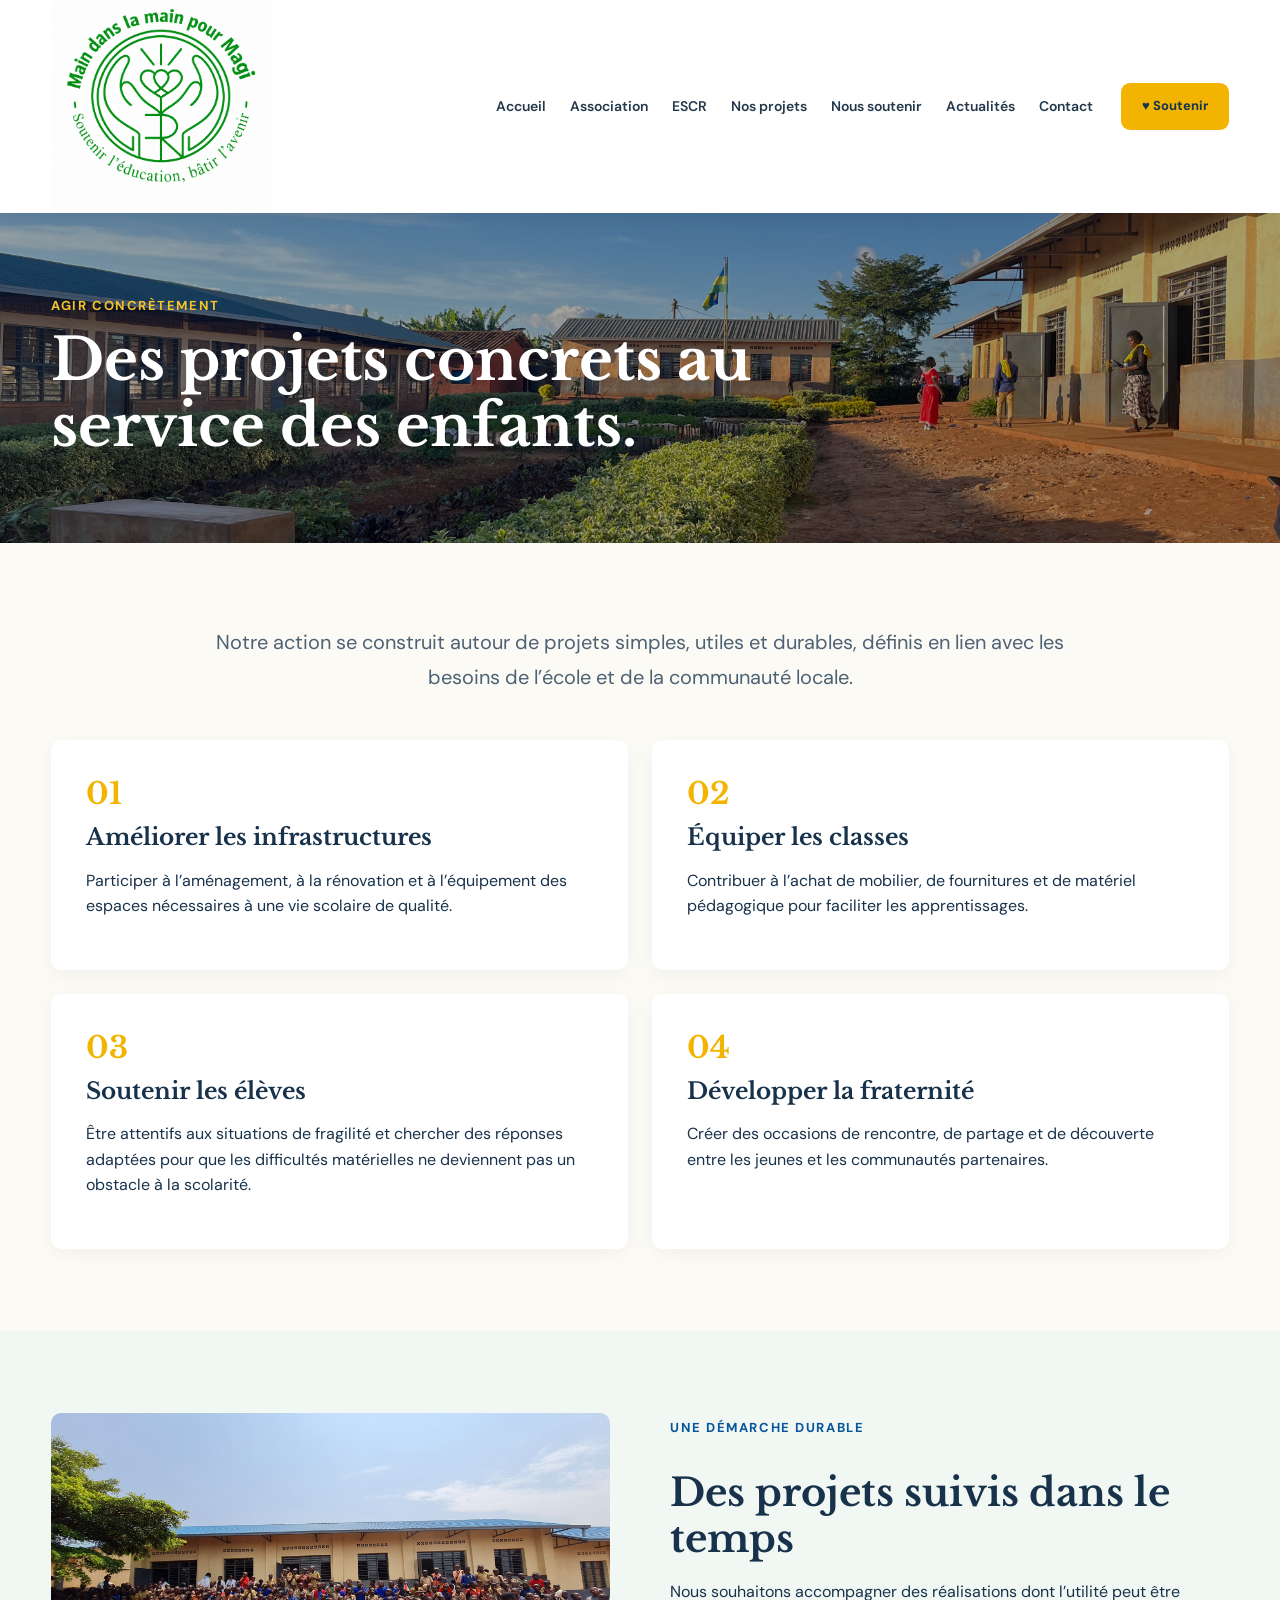
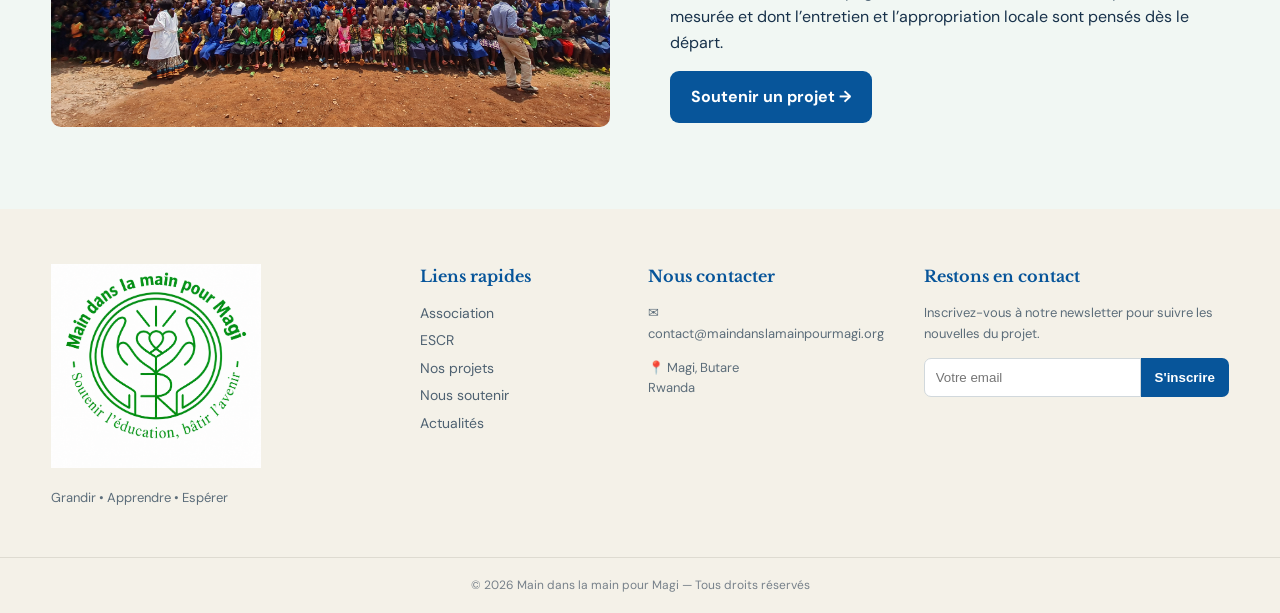
<file: nos-projets.html>
<!doctype html><html lang="fr"><head><meta charset="utf-8"><meta name="viewport" content="width=device-width, initial-scale=1"><meta name="description" content="Nos projets — Main dans la main pour Magi"><title>Nos projets — Main dans la main pour Magi</title><link rel="stylesheet" href="style.css"><link rel="stylesheet" href="pages.css"></head><body><header class="site-header"><div class="container nav-wrap">
<a class="brand" href="index.html"><img src="images/logo-magi.png" alt="Logo Main dans la main pour Magi"></a>
<button class="menu-toggle" aria-label="Ouvrir le menu" aria-expanded="false">☰</button>
<nav class="nav" aria-label="Navigation principale">
<a href="index.html">Accueil</a><a href="association.html">Association</a><a href="https://www.escr74.com/ecole-magi-rwanda-1220" target="_blank" rel="noopener noreferrer">ESCR</a><a href="nos-projets.html">Nos projets</a><a href="nous-soutenir.html">Nous soutenir</a><a href="actualites.html">Actualités</a><a href="contact.html">Contact</a>
</nav><a class="btn btn-gold nav-donate" href="nous-soutenir.html">♥ Soutenir</a></div></header><main>
<section class="page-hero"><img src="images/school.jpg" alt=""><div class="page-hero-overlay"></div><div class="container page-hero-content"><p class="section-kicker light">Agir concrètement</p><h1>Des projets concrets au service des enfants.</h1></div></section><section class="section"><div class="container"><p class="lead center">Notre action se construit autour de projets simples, utiles et durables, définis en lien avec les besoins de l’école et de la communauté locale.</p><div class="project-grid"><article><span>01</span><h2>Améliorer les infrastructures</h2><p>Participer à l’aménagement, à la rénovation et à l’équipement des espaces nécessaires à une vie scolaire de qualité.</p></article><article><span>02</span><h2>Équiper les classes</h2><p>Contribuer à l’achat de mobilier, de fournitures et de matériel pédagogique pour faciliter les apprentissages.</p></article><article><span>03</span><h2>Soutenir les élèves</h2><p>Être attentifs aux situations de fragilité et chercher des réponses adaptées pour que les difficultés matérielles ne deviennent pas un obstacle à la scolarité.</p></article><article><span>04</span><h2>Développer la fraternité</h2><p>Créer des occasions de rencontre, de partage et de découverte entre les jeunes et les communautés partenaires.</p></article></div></div></section><section class="section soft"><div class="container two-col"><img class="rounded-photo" src="images/school2.jpg" alt="Cour et bâtiments de l’école"><div><p class="section-kicker">Une démarche durable</p><h2>Des projets suivis dans le temps</h2><p>Nous souhaitons accompagner des réalisations dont l’utilité peut être mesurée et dont l’entretien et l’appropriation locale sont pensés dès le départ.</p><a class="btn btn-blue" href="nous-soutenir.html">Soutenir un projet →</a></div></div></section></main><footer class="footer"><div class="container footer-grid">
<div><img class="footer-logo" src="images/logo-magi.png" alt="Main dans la main pour Magi"><p>Grandir • Apprendre • Espérer</p></div>
<div><h4>Liens rapides</h4><a href="association.html">Association</a><a href="https://www.escr74.com/ecole-magi-rwanda-1220" target="_blank" rel="noopener noreferrer">ESCR</a><a href="nos-projets.html">Nos projets</a><a href="nous-soutenir.html">Nous soutenir</a><a href="actualites.html">Actualités</a></div>
<div><h4>Nous contacter</h4><p>✉ contact@maindanslamainpourmagi.org</p><p>📍 Magi, Butare<br>Rwanda</p></div>
<div><h4>Restons en contact</h4><p>Inscrivez-vous à notre newsletter pour suivre les nouvelles du projet.</p><form onsubmit="return false"><input type="email" placeholder="Votre email" aria-label="Votre email"><button class="btn btn-blue">S'inscrire</button></form></div>
</div><div class="copyright">© 2026 Main dans la main pour Magi — Tous droits réservés</div></footer>
<script>const toggle=document.querySelector('.menu-toggle'),nav=document.querySelector('.nav');toggle.addEventListener('click',()=>{const open=nav.classList.toggle('open');toggle.setAttribute('aria-expanded',open)});document.querySelectorAll('.nav a').forEach(a=>a.addEventListener('click',()=>nav.classList.remove('open')));</script></body></html>
</file>
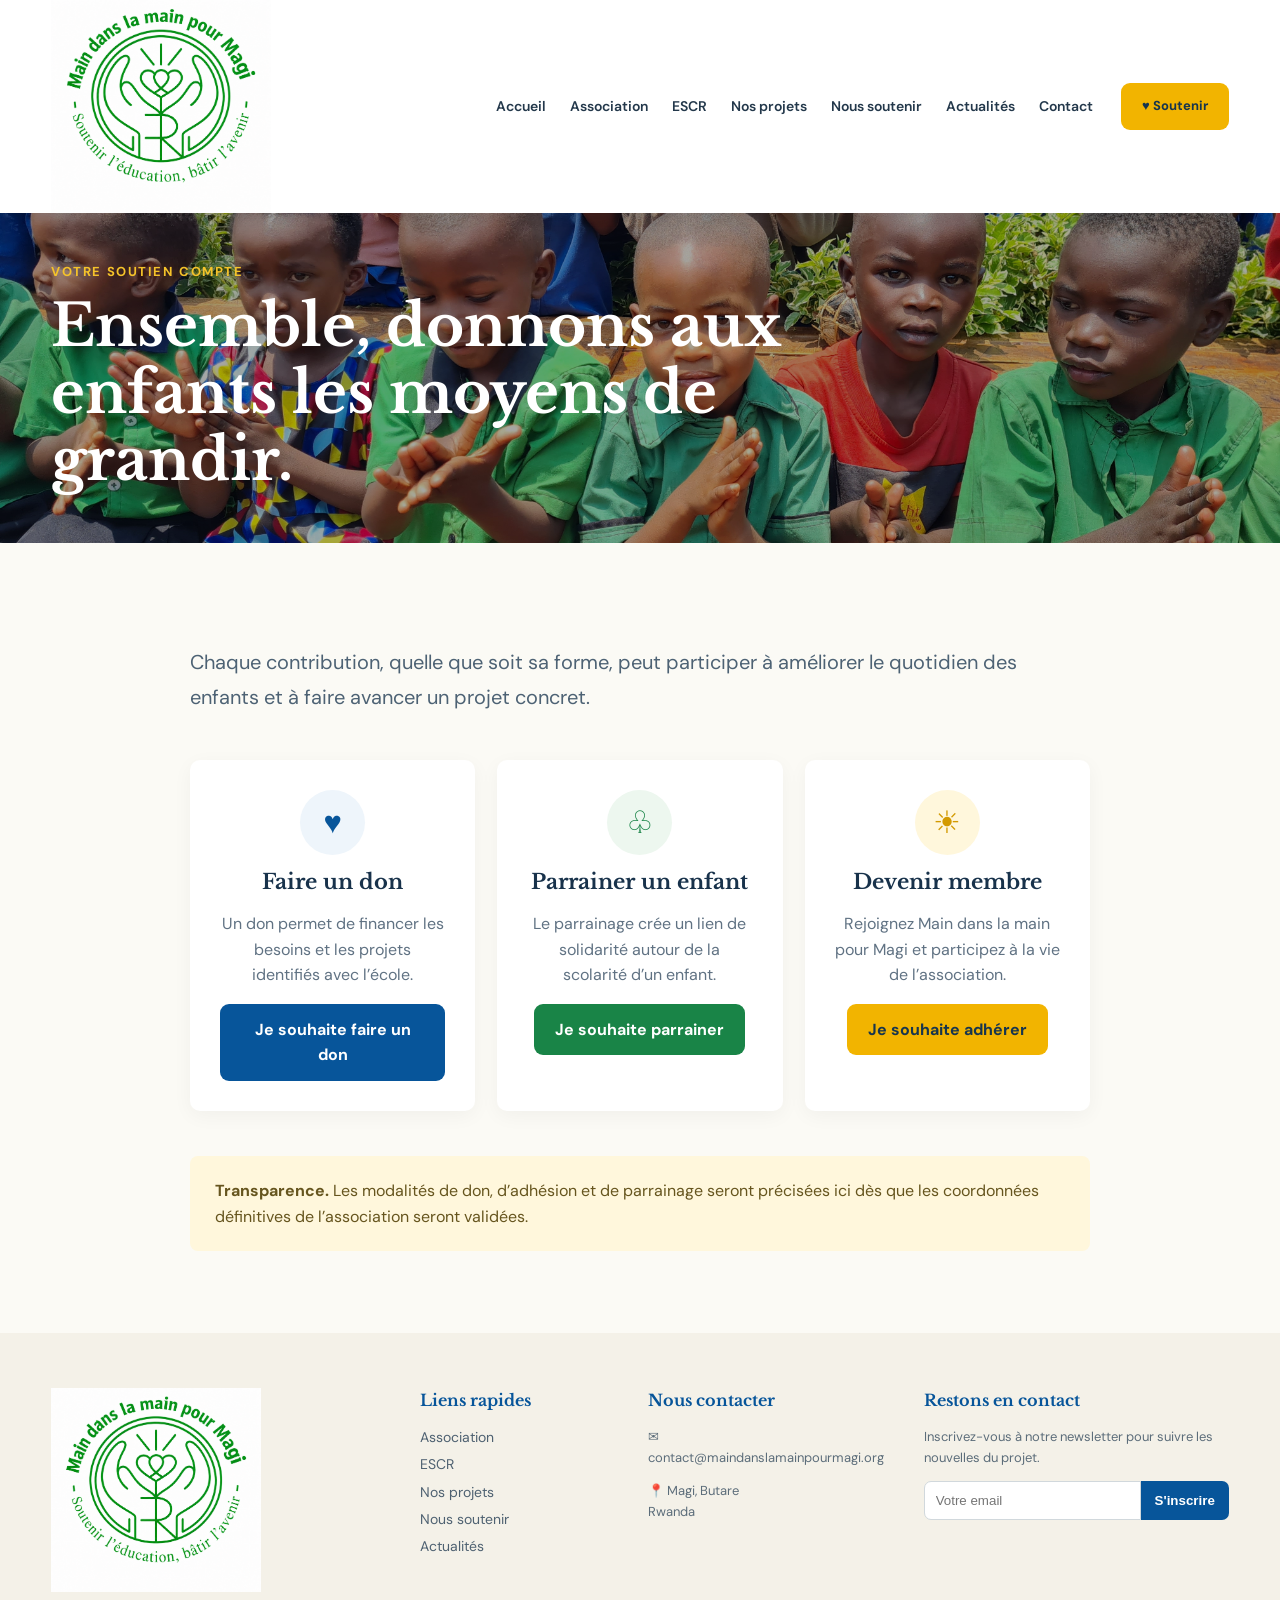
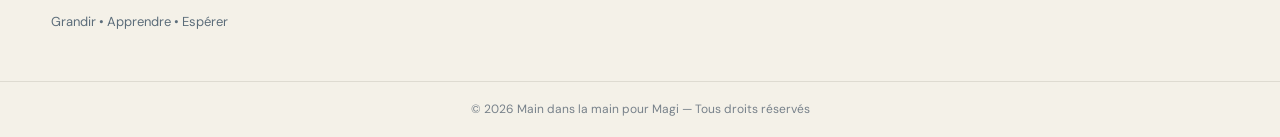
<file: nous-soutenir.html>
<!doctype html><html lang="fr"><head><meta charset="utf-8"><meta name="viewport" content="width=device-width, initial-scale=1"><meta name="description" content="Nous soutenir — Main dans la main pour Magi"><title>Nous soutenir — Main dans la main pour Magi</title><link rel="stylesheet" href="style.css"><link rel="stylesheet" href="pages.css"></head><body><header class="site-header"><div class="container nav-wrap">
<a class="brand" href="index.html"><img src="images/logo-magi.png" alt="Logo Main dans la main pour Magi"></a>
<button class="menu-toggle" aria-label="Ouvrir le menu" aria-expanded="false">☰</button>
<nav class="nav" aria-label="Navigation principale">
<a href="index.html">Accueil</a><a href="association.html">Association</a><a href="https://www.escr74.com/ecole-magi-rwanda-1220" target="_blank" rel="noopener noreferrer">ESCR</a><a href="nos-projets.html">Nos projets</a><a href="nous-soutenir.html">Nous soutenir</a><a href="actualites.html">Actualités</a><a href="contact.html">Contact</a>
</nav><a class="btn btn-gold nav-donate" href="nous-soutenir.html">♥ Soutenir</a></div></header><main>
<section class="page-hero"><img src="images/children2.jpg" alt=""><div class="page-hero-overlay"></div><div class="container page-hero-content"><p class="section-kicker light">Votre soutien compte</p><h1>Ensemble, donnons aux enfants les moyens de grandir.</h1></div></section><section class="section"><div class="container narrow"><p class="lead">Chaque contribution, quelle que soit sa forme, peut participer à améliorer le quotidien des enfants et à faire avancer un projet concret.</p><div class="support-options"><article><div class="big-icon">♥</div><h2>Faire un don</h2><p>Un don permet de financer les besoins et les projets identifiés avec l’école.</p><a class="btn btn-blue" href="contact.html">Je souhaite faire un don</a></article><article><div class="big-icon green">♧</div><h2>Parrainer un enfant</h2><p>Le parrainage crée un lien de solidarité autour de la scolarité d’un enfant.</p><a class="btn btn-green" href="contact.html">Je souhaite parrainer</a></article><article><div class="big-icon gold">☀</div><h2>Devenir membre</h2><p>Rejoignez Main dans la main pour Magi et participez à la vie de l’association.</p><a class="btn btn-gold" href="contact.html">Je souhaite adhérer</a></article></div><div class="notice"><strong>Transparence.</strong> Les modalités de don, d’adhésion et de parrainage seront précisées ici dès que les coordonnées définitives de l’association seront validées.</div></div></section></main><footer class="footer"><div class="container footer-grid">
<div><img class="footer-logo" src="images/logo-magi.png" alt="Main dans la main pour Magi"><p>Grandir • Apprendre • Espérer</p></div>
<div><h4>Liens rapides</h4><a href="association.html">Association</a><a href="https://www.escr74.com/ecole-magi-rwanda-1220" target="_blank" rel="noopener noreferrer">ESCR</a><a href="nos-projets.html">Nos projets</a><a href="nous-soutenir.html">Nous soutenir</a><a href="actualites.html">Actualités</a></div>
<div><h4>Nous contacter</h4><p>✉ contact@maindanslamainpourmagi.org</p><p>📍 Magi, Butare<br>Rwanda</p></div>
<div><h4>Restons en contact</h4><p>Inscrivez-vous à notre newsletter pour suivre les nouvelles du projet.</p><form onsubmit="return false"><input type="email" placeholder="Votre email" aria-label="Votre email"><button class="btn btn-blue">S'inscrire</button></form></div>
</div><div class="copyright">© 2026 Main dans la main pour Magi — Tous droits réservés</div></footer>
<script>const toggle=document.querySelector('.menu-toggle'),nav=document.querySelector('.nav');toggle.addEventListener('click',()=>{const open=nav.classList.toggle('open');toggle.setAttribute('aria-expanded',open)});document.querySelectorAll('.nav a').forEach(a=>a.addEventListener('click',()=>nav.classList.remove('open')));</script></body></html>
</file>
<file: style.css>
@import url('https://fonts.googleapis.com/css2?family=DM+Sans:wght@400;500;600;700&family=Libre+Baskerville:wght@400;700&display=swap');

:root{
  --blue:#07559a; --blue-dark:#063d72; --green:#198447; --gold:#f2b400;
  --cream:#fbfaf5; --text:#18324b; --muted:#667788; --white:#fff;
}
*{box-sizing:border-box} html{scroll-behavior:smooth} body{margin:0;color:var(--text);background:var(--cream);font-family:"DM Sans",Arial,sans-serif;line-height:1.6}
.container{width:min(1180px,92%);margin:auto}
.site-header{position:sticky;top:0;z-index:50;background:#fff;box-shadow:0 2px 14px #00000012}
.nav-wrap{min-height:92px;display:flex;align-items:center;gap:28px}.brand{display:block;margin-right:auto}.brand img{width:220px;display:block}
.nav{display:flex;align-items:center;gap:24px}.nav a{color:#23384b;text-decoration:none;font-size:14px;font-weight:600}.nav a:hover,.nav a.active{color:var(--blue)}
.menu-toggle{display:none;border:0;background:none;font-size:28px}
.btn{display:inline-flex;align-items:center;justify-content:center;gap:9px;border:0;border-radius:9px;padding:13px 21px;text-decoration:none;font-weight:700;cursor:pointer;transition:.2s transform,.2s filter}.btn:hover{transform:translateY(-2px);filter:brightness(.97)}
.btn-gold{background:var(--gold);color:#17354d}.btn-blue{background:var(--blue);color:white}.btn-green{background:var(--green);color:white}.nav-donate{white-space:nowrap;font-size:13px}

.hero{min-height:610px;position:relative;overflow:hidden}.hero-photo{position:absolute;inset:0;background-image:url("images/hero.jpg");background-size:cover;background-position:center 36%;transform:scale(1.01)}.hero-overlay{position:absolute;inset:0;background:rgba(0, 0, 0, 0.35)}.hero-content{position:relative;min-height:610px;display:flex;align-items:center}.hero-copy{margin-left:auto;width:min(590px,52%);color:#fff}.eyebrow,.section-kicker{font-size:13px;letter-spacing:.12em;text-transform:uppercase;font-weight:700;margin:0 0 10px}.hero h1{font:700 clamp(36px,4.3vw,58px)/1.15 "Libre Baskerville",serif;margin:0}.hero h1 span{color:#ffd13a}.hero p:not(.eyebrow){font-size:17px;max-width:570px}.gold-line{width:180px;height:3px;background:var(--gold);margin:20px 0 25px}.gold-line.small{width:62px;height:3px;margin:13px 0 22px}

.section{padding:82px 0}.intro-grid{display:grid;grid-template-columns:1.05fr 1.4fr;gap:70px;align-items:center}.section-kicker{color:var(--blue)}.section h2{font:700 clamp(30px,3vw,43px)/1.2 "Libre Baskerville",serif;margin:0}.section h2 span{color:var(--green)}.intro p{font-size:16px;color:#516375}.text-link{color:var(--blue);font-weight:700;text-decoration:none}.values{display:grid;grid-template-columns:repeat(3,1fr);gap:0}.value{text-align:center;padding:10px 26px;border-left:1px solid #dfe5e8}.value:first-child{border-left:0}.icon,.card-icon{width:58px;height:58px;border-radius:50%;display:grid;place-items:center;margin:0 auto 15px;font-size:30px;background:#eef5fb;color:var(--blue)}.icon.green,.card-icon.green{background:#edf7ef;color:var(--green)}.icon.gold,.card-icon.gold{background:#fff7dc;color:#d39a00}.value h3{font:700 20px "Libre Baskerville",serif;color:var(--blue);margin:0 0 8px}.value:nth-child(2) h3{color:var(--green)}.value:nth-child(3) h3{color:#c69200}.value p{font-size:14px!important}

.impact{padding:0;display:grid;grid-template-columns:38% 62%;background:#fff}.impact-photo{min-height:470px}.impact-photo img{width:100%;height:100%;object-fit:cover}.impact-content{padding:65px clamp(30px,6vw,80px)}.stats{display:grid;grid-template-columns:repeat(4,1fr);gap:20px;margin:35px 0}.stats div{display:flex;flex-direction:column}.stats strong{font:700 38px "Libre Baskerville",serif;color:var(--blue)}.stats div:nth-child(2) strong{color:var(--green)}.stats span{font-size:13px;color:#596c7d}

.support-band{padding:65px 0;background:linear-gradient(115deg,#063e70,#075ca2);color:#fff}.support-band .container{display:grid;grid-template-columns:25% 75%;gap:30px}.support-intro h2{font:700 31px/1.25 "Libre Baskerville",serif;margin:0}.light{color:#f5c32a}.support-intro p:last-child{font-size:14px;opacity:.9}.support-cards{display:grid;grid-template-columns:repeat(3,1fr);gap:18px}.support-card{background:#fff;color:var(--text);border-radius:9px;padding:27px;text-align:center;box-shadow:0 8px 25px #001b3a33}.card-icon{margin-bottom:10px}.support-card h3{font:700 20px "Libre Baskerville",serif;margin:5px}.support-card p{font-size:13px;color:#637586;min-height:48px}.support-card .btn{font-size:13px;padding:10px 15px}

.news{background:#fff}.section-head{display:flex;align-items:end;justify-content:space-between;margin-bottom:30px}.news-grid{display:grid;grid-template-columns:repeat(3,1fr);gap:25px}.news-card{position:relative;background:var(--cream);border-radius:8px;overflow:hidden}.news-card img{width:100%;height:190px;object-fit:cover;display:block}.date{position:absolute;top:165px;left:15px;background:var(--gold);padding:7px 10px;border-radius:5px;font-size:11px;font-weight:800}.news-body{padding:22px 20px}.news-body h3{font:700 20px "Libre Baskerville",serif;color:var(--blue);margin:0 0 8px}.news-body p{margin:0;color:#607283;font-size:14px}

.contact-cta{background:#083f70;color:white;padding:55px 0}.contact-grid{display:flex;align-items:center;justify-content:space-between;gap:30px}.contact-cta h2{font:700 31px/1.25 "Libre Baskerville",serif;margin:0}

.footer{background:#f4f1e8;padding:55px 0 18px}.footer-grid{display:grid;grid-template-columns:1.4fr .8fr 1fr 1.3fr;gap:40px}.footer-logo{width:210px}.footer h4{margin:0 0 12px;color:var(--blue);font-family:"Libre Baskerville",serif}.footer a{display:block;color:#4e6171;text-decoration:none;font-size:14px;margin:5px 0}.footer p{font-size:13px;color:#5c6d7a}.footer form{display:flex}.footer input{min-width:0;flex:1;padding:11px;border:1px solid #d1d8dc;border-radius:7px 0 0 7px}.footer form .btn{border-radius:0 7px 7px 0;padding:10px 14px}.copyright{text-align:center;border-top:1px solid #dedbd1;margin-top:35px;padding-top:18px;color:#77818a;font-size:12px}

@media(max-width:1050px){.nav{gap:14px}.nav a{font-size:12px}.nav-donate{display:none}}
@media(max-width:800px){
  .nav-wrap{min-height:76px}.brand img{width:185px}.menu-toggle{display:block}.nav{display:none;position:absolute;top:76px;left:0;right:0;background:#fff;padding:15px 4%;flex-direction:column;align-items:flex-start;box-shadow:0 8px 15px #00000012}.nav.open{display:flex}.nav a{font-size:15px}
  .hero,.hero-content{min-height:670px}.hero-photo{background-position:36% center}.hero-overlay{background:linear-gradient(90deg,#063e70dd,#063e70a6 70%,#063e7040)}.hero-copy{width:100%;margin:0}.hero h1{font-size:40px}
  .intro-grid,.impact,.support-band .container{grid-template-columns:1fr}.intro-grid{gap:35px}.values{margin-top:10px}.value{padding:10px 12px}.impact-photo{min-height:300px}.impact-content{padding:55px 6%}.stats{grid-template-columns:repeat(2,1fr)}
  .support-cards,.news-grid{grid-template-columns:1fr}.support-intro{margin-bottom:20px}.section-head{align-items:flex-start;gap:15px;flex-direction:column}.contact-grid{flex-direction:column;align-items:flex-start}.footer-grid{grid-template-columns:1fr 1fr}
}
@media(max-width:500px){.values{grid-template-columns:1fr;gap:25px}.value{border-left:0;border-top:1px solid #dfe5e8;padding-top:25px}.value:first-child{border-top:0}.footer-grid{grid-template-columns:1fr}.hero h1{font-size:34px}.hero p:not(.eyebrow){font-size:15px}.stats strong{font-size:31px}}
</file>
<file: pages.css>
.page-hero{position:relative;min-height:330px;overflow:hidden}.page-hero img{position:absolute;inset:0;width:100%;height:100%;object-fit:cover;object-position:center}.page-hero-overlay{position:absolute;inset:0;background:rgba(0, 0, 0, 0.35)}.page-hero-content{position:relative;min-height:330px;display:flex;flex-direction:column;justify-content:center;color:#fff}.page-hero h1{font:700 clamp(36px,5vw,58px)/1.15 "Libre Baskerville",serif;max-width:850px;margin:0}.narrow{max-width:900px}.lead{font-size:20px;line-height:1.75;color:#4d6274}.section h2{margin-top:32px}.quote{margin:35px 0;padding:28px 30px;border-left:4px solid var(--gold);background:#fff;font:700 23px/1.5 "Libre Baskerville",serif;color:var(--blue)}.image-split{display:grid;grid-template-columns:1fr 1fr;align-items:stretch;background:#fff}.image-split img{width:100%;height:430px;object-fit:cover}.image-split>div{padding:70px 8%;align-self:center}.two-col{display:grid;grid-template-columns:1fr 1fr;gap:60px;align-items:center}.rounded-photo{width:100%;border-radius:10px;max-height:500px;object-fit:cover}.check-list{padding-left:0;list-style:none}.check-list li{padding:12px 0 12px 30px;border-bottom:1px solid #e2e7ea;position:relative}.check-list li:before{content:"✓";position:absolute;left:0;color:var(--green);font-weight:800}.gallery-strip{display:grid;grid-template-columns:repeat(3,1fr);height:310px}.gallery-strip img{width:100%;height:100%;object-fit:cover}.center{text-align:center;max-width:850px;margin:0 auto 45px}.project-grid{display:grid;grid-template-columns:repeat(2,1fr);gap:24px}.project-grid article{background:#fff;border-radius:10px;padding:35px;box-shadow:0 5px 20px #0000000b}.project-grid article>span{color:var(--gold);font:700 30px "Libre Baskerville",serif}.project-grid h2{font-size:23px;margin:12px 0}.soft{background:#f1f7f3}.support-options{display:grid;grid-template-columns:repeat(3,1fr);gap:22px;margin:45px 0}.support-options article{background:#fff;border-radius:10px;padding:30px;text-align:center;box-shadow:0 5px 20px #0000000b}.big-icon{width:65px;height:65px;border-radius:50%;display:grid;place-items:center;margin:0 auto 15px;background:#eef5fb;color:var(--blue);font-size:31px}.big-icon.green{background:#edf7ef;color:var(--green)}.big-icon.gold{background:#fff7dc;color:#d39a00}.support-options h2{font-size:21px;margin:5px 0}.support-options p{color:#607283;min-height:70px}.notice{padding:22px 25px;border-radius:8px;background:#fff7dc;color:#66551e}.news-grid{display:grid;grid-template-columns:repeat(2,1fr);gap:28px}.news-card{background:#fff;border-radius:10px;overflow:hidden;box-shadow:0 5px 20px #0000000b}.news-card img{width:100%;height:260px;object-fit:cover}.news-body{padding:25px}.news-body h2{font-size:24px;margin:7px 0}.news-body p{color:#607283}.news-meta{font-size:12px;letter-spacing:.1em;text-transform:uppercase;color:var(--green);font-weight:800}.contact-page{display:grid;grid-template-columns:1fr 1fr;gap:70px}.contact-form{background:#fff;padding:35px;border-radius:10px;box-shadow:0 5px 20px #0000000b}.contact-form label{display:block;font-weight:700;margin-bottom:17px}.contact-form input,.contact-form textarea{display:block;width:100%;margin-top:7px;border:1px solid #d3dbe0;border-radius:6px;padding:12px;font:inherit}.contact-form textarea{resize:vertical}.form-note{font-size:12px;color:#71808b;margin-bottom:0}
@media(max-width:800px){.page-hero,.page-hero-content{min-height:280px}.image-split,.two-col,.project-grid,.support-options,.news-grid,.contact-page{grid-template-columns:1fr}.image-split img{height:300px}.gallery-strip{height:auto;grid-template-columns:1fr}.gallery-strip img{height:240px}.support-options{gap:15px}.contact-page{gap:35px}.lead{font-size:17px}.page-hero h1{font-size:38px}}
</file>
